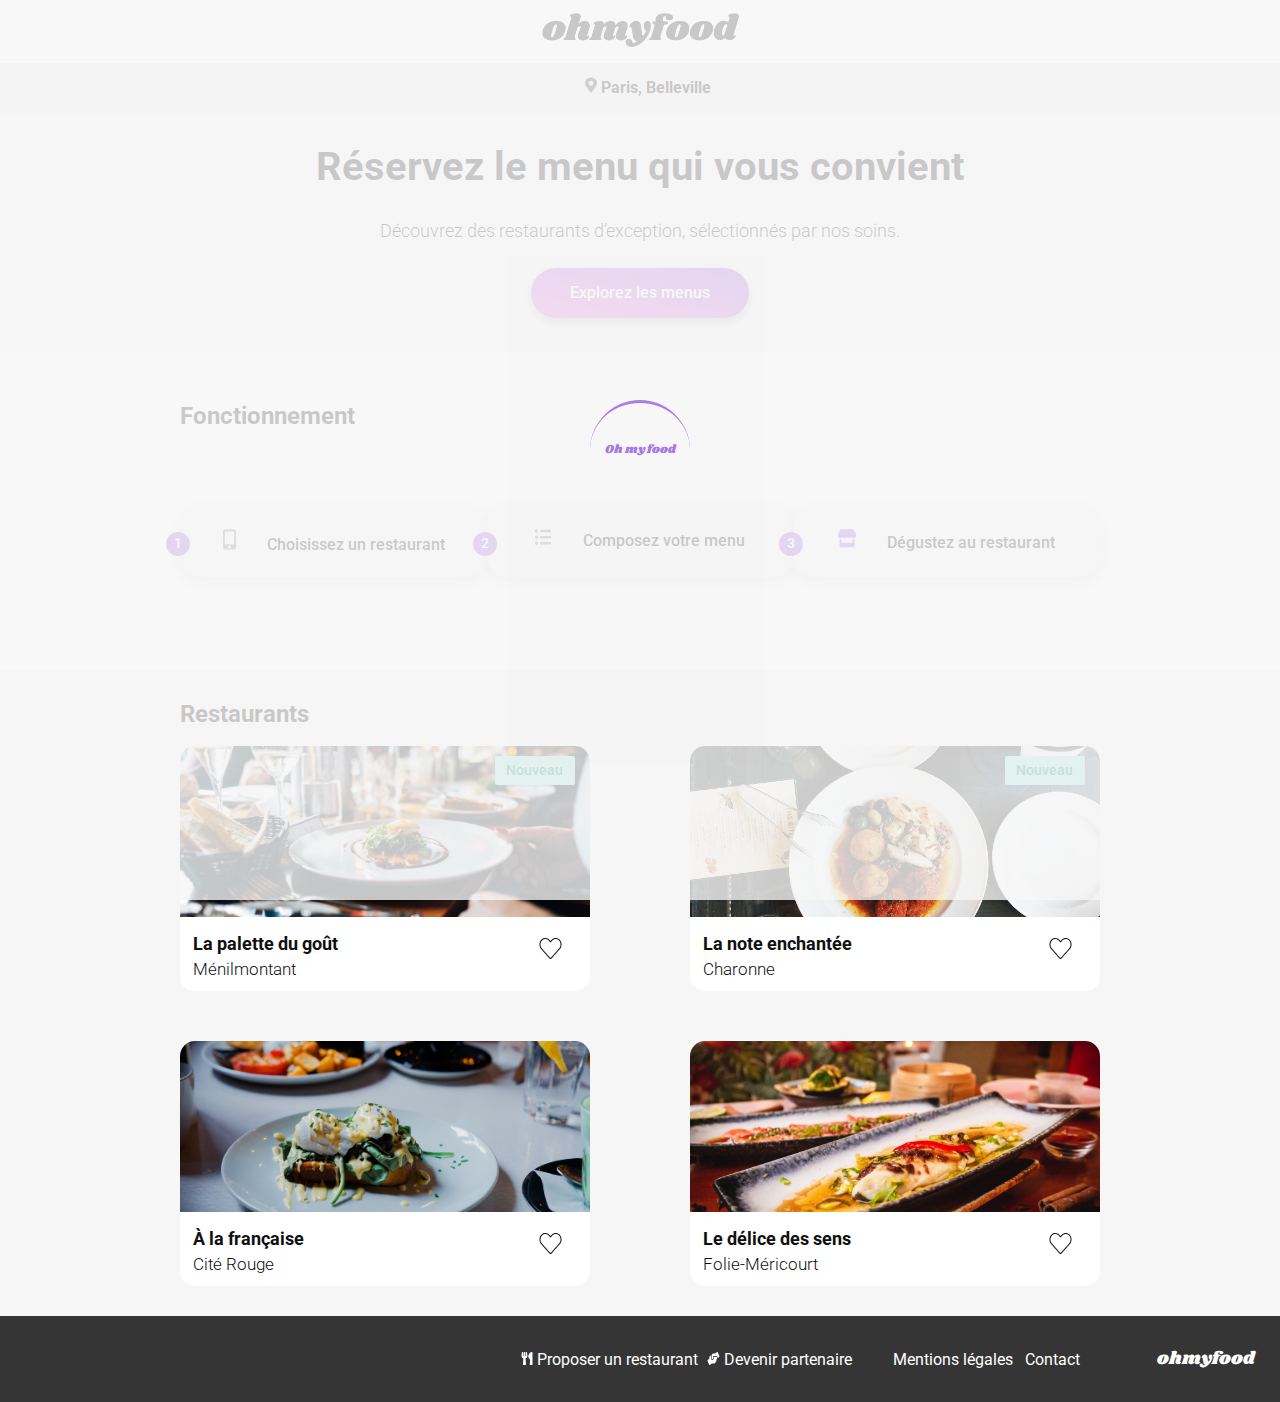
<file: index.html>
<!DOCTYPE html>
<html lang="fr">
<head>
    <meta charset="UTF-8">
    <meta name="viewport" content="width=device-width, initial-scale=1.0">
    <meta name="description" content="A Paris, le restaurant oh_my_food vous accueille tous les jours de 9h a 19h sauf le Dimanche.  Nous vous proposons une cuisine exotique dans un cadre agréable et chaleureux. Vous êtes tous les bienvenus !" >
    <title>oh_my_food</title>
    <link href="favicon.ico" rel="shortcut icon" type="image/x-icon">
    <link rel="stylesheet" href="./assets/css/style.css">
    <link rel="preconnect" href="https://fonts.googleapis.com">
    <link href="https://fonts.googleapis.com/css2?family=Roboto:wght@300;400;500;700&family=Shrikhand&display=swap" rel="stylesheet">
    <link rel="preconnect" href="https://fonts.gstatic.com" crossorigin>
</head>
<body>
    <!---loader apparaître pendant 1 à 3 secondes quand on arrive sur la page d'accueil, -->
    <div class="loader">
        <div class="loader_">
            <div class="loader_anime"></div>
            <div class="loader_logo">Oh my food</div>
        </div>
    </div>
    <header class="header">
            <!-- <div class="header-goback">
                <a class="header-goback-link" href="index.html">
                <img class="goback-icon" src="./assets/images/icon/fleche.png" alt="goback_icon"></a>
            </div> -->
            <div class="header-logo">
                <h1><a class="header-logo-link" href="index.html">oh my food</a></h1>
            </div>
    </header>
    <main>
        <div class="location">
            <img src="./assets/images/icon/Pin.png" alt="icon_location">
            <span>Paris, Belleville</span>
        </div>
        <section class="intro">
            <h2 class="intro-titre">Réservez le menu qui 
vous convient</h2>
            <p class="intro-paragraphe">Découvrez des restaurants d’exception, sélectionnés par nos soins.</p>
            <div class="center">
                <button class="btn" type="submit">Explorez les menus</button>
            </div>
        </section>
        <section class="section-fonctionnement">
            <h2 class="section-fonctionnnement-h2">Fonctionnement</h2>
            <div class="fonctionnement">
                <div class="fonctionnement-btnnav">
                    <svg xmlns="http://www.w3.org/2000/svg" width="14" height="21" viewBox="0 0 14 21" fill="none">
                        <path d="M12.0487 0.543091H2.9356C1.85748 0.543091 0.982788 1.37885 0.982788 2.40898V18.58C0.982788 19.6101 1.85748 20.4459 2.9356 20.4459H12.0487C13.1268 20.4459 14.0015 19.6101 14.0015 18.58V2.40898C14.0015 1.37885 13.1268 0.543091 12.0487 0.543091ZM7.49216 19.202C6.77206 19.202 6.19028 18.6461 6.19028 17.958C6.19028 17.27 6.77206 16.7141 7.49216 16.7141C8.21226 16.7141 8.79403 17.27 8.79403 17.958C8.79403 18.6461 8.21226 19.202 7.49216 19.202ZM12.0487 15.0037C12.0487 15.2603 11.829 15.4702 11.5605 15.4702H3.4238C3.15529 15.4702 2.9356 15.2603 2.9356 15.0037V2.87545C2.9356 2.61889 3.15529 2.40898 3.4238 2.40898H11.5605C11.829 2.40898 12.0487 2.61889 12.0487 2.87545V15.0037Z" fill="#7E7E7E"/>
                      </svg>
                    <span class="fonctionnement-span">Choisissez un restaurant</span>
                    <div class="numbre">
                        <i>1</i>
                    </div>
                </div>
                <div class="fonctionnement-btnnav">
                    <svg xmlns="http://www.w3.org/2000/svg" width="16" height="17" viewBox="0 0 16 17" fill="none">
                        <path d="M1.5 0.209595C1.20333 0.209595 0.913319 0.317343 0.666645 0.519215C0.419972 0.721087 0.227713 1.00802 0.114181 1.34372C0.000649929 1.67942 -0.0290551 2.04881 0.0288228 2.40519C0.0867006 2.76157 0.229562 3.08892 0.439341 3.34586C0.649119 3.60279 0.916394 3.77777 1.20737 3.84865C1.49834 3.91954 1.79994 3.88316 2.07403 3.74411C2.34811 3.60506 2.58238 3.36958 2.74721 3.06746C2.91203 2.76533 3 2.41013 3 2.04677C3 1.55952 2.84197 1.09223 2.56066 0.747692C2.27936 0.403154 1.89783 0.209595 1.5 0.209595ZM1.5 6.33353C1.20333 6.33353 0.913319 6.44128 0.666645 6.64315C0.419972 6.84502 0.227713 7.13195 0.114181 7.46765C0.000649929 7.80335 -0.0290551 8.17275 0.0288228 8.52912C0.0867006 8.8855 0.229562 9.21286 0.439341 9.46979C0.649119 9.72672 0.916394 9.9017 1.20737 9.97259C1.49834 10.0435 1.79994 10.0071 2.07403 9.86804C2.34811 9.72899 2.58238 9.49351 2.74721 9.19139C2.91203 8.88927 3 8.53407 3 8.17071C3 7.68346 2.84197 7.21616 2.56066 6.87163C2.27936 6.52709 1.89783 6.33353 1.5 6.33353ZM1.5 12.4575C1.20333 12.4575 0.913319 12.5652 0.666645 12.7671C0.419972 12.969 0.227713 13.2559 0.114181 13.5916C0.000649929 13.9273 -0.0290551 14.2967 0.0288228 14.6531C0.0867006 15.0094 0.229562 15.3368 0.439341 15.5937C0.649119 15.8507 0.916394 16.0256 1.20737 16.0965C1.49834 16.1674 1.79994 16.131 2.07403 15.992C2.34811 15.8529 2.58238 15.6174 2.74721 15.3153C2.91203 15.0132 3 14.658 3 14.2946C3 13.8074 2.84197 13.3401 2.56066 12.9956C2.27936 12.651 1.89783 12.4575 1.5 12.4575ZM15.5 13.0699H5.5C5.36739 13.0699 5.24022 13.1344 5.14645 13.2492C5.05268 13.3641 5 13.5198 5 13.6822V14.907C5 15.0695 5.05268 15.2252 5.14645 15.3401C5.24022 15.4549 5.36739 15.5194 5.5 15.5194H15.5C15.6326 15.5194 15.7598 15.4549 15.8536 15.3401C15.9473 15.2252 16 15.0695 16 14.907V13.6822C16 13.5198 15.9473 13.3641 15.8536 13.2492C15.7598 13.1344 15.6326 13.0699 15.5 13.0699ZM15.5 0.821988H5.5C5.36739 0.821988 5.24022 0.886508 5.14645 1.00135C5.05268 1.1162 5 1.27196 5 1.43438V2.65917C5 2.82158 5.05268 2.97735 5.14645 3.0922C5.24022 3.20704 5.36739 3.27156 5.5 3.27156H15.5C15.6326 3.27156 15.7598 3.20704 15.8536 3.0922C15.9473 2.97735 16 2.82158 16 2.65917V1.43438C16 1.27196 15.9473 1.1162 15.8536 1.00135C15.7598 0.886508 15.6326 0.821988 15.5 0.821988ZM15.5 6.94592H5.5C5.36739 6.94592 5.24022 7.01044 5.14645 7.12529C5.05268 7.24013 5 7.3959 5 7.55831V8.7831C5 8.94552 5.05268 9.10128 5.14645 9.21613C5.24022 9.33098 5.36739 9.39549 5.5 9.39549H15.5C15.6326 9.39549 15.7598 9.33098 15.8536 9.21613C15.9473 9.10128 16 8.94552 16 8.7831V7.55831C16 7.3959 15.9473 7.24013 15.8536 7.12529C15.7598 7.01044 15.6326 6.94592 15.5 6.94592Z" fill="#7E7E7E"/>
                      </svg>
                    <span class="fonctionnement-span">Composez votre menu</span>
                    <div class="numbre">
                        <i>2</i>
                    </div>
                </div>
                <div class="fonctionnement-btnnav">
                    <svg xmlns="http://www.w3.org/2000/svg" width="18" height="19" viewBox="0 0 18 19" fill="none">
                        <path d="M17.5914 4.43686L15.6947 0.812378C15.5252 0.487014 15.2242 0.287598 14.9027 0.287598H3.09613C2.77466 0.287598 2.47365 0.487014 2.30415 0.812378L0.407495 4.43686C-0.571518 6.30858 0.296443 8.91149 2.12588 9.20887C2.25739 9.22986 2.39182 9.24035 2.52625 9.24035C3.39129 9.24035 4.15697 8.78554 4.683 8.08234C5.20904 8.78554 5.97764 9.24035 6.83976 9.24035C7.70479 9.24035 8.47047 8.78554 8.99651 8.08234C9.52254 8.78554 10.2911 9.24035 11.1533 9.24035C12.0183 9.24035 12.784 8.78554 13.31 8.08234C13.839 8.78554 14.6046 9.24035 15.4668 9.24035C15.6041 9.24035 15.7356 9.22986 15.8671 9.20887C17.7024 8.91499 18.5733 6.31208 17.5914 4.43686ZM15.4726 10.3634C15.1804 10.3634 14.891 10.3109 14.6105 10.2304V13.722H3.38837V10.2304C3.10782 10.3074 2.8185 10.3634 2.52625 10.3634C2.35091 10.3634 2.17264 10.3494 2.00022 10.3214C1.83656 10.2934 1.67583 10.2479 1.52094 10.1955V17.0806C1.52094 17.6998 1.93885 18.2001 2.45612 18.2001H15.5486C16.0659 18.2001 16.4838 17.6998 16.4838 17.0806V10.1955C16.326 10.2514 16.1681 10.2969 16.0045 10.3214C15.8262 10.3494 15.6509 10.3634 15.4726 10.3634Z" fill="#9356DC"/>
                      </svg>
                    <span class="fonctionnement-span">Dégustez au restaurant</span>
                    <div class="numbre">
                        <i>3</i>
                    </div>
                </div>
        </div>
        </section>
        <section class="restaurant">
            <h2 class="restaurant-title">Restaurants</h2>
            <div class="section-restaurant">
                <article class="card card-1">
                    <div class="card-palette">
                        <a class="restautant-link" href="./la-palette-du-gout.html">
                            <div class="card-img"></div>
                        </a>
                        <div class="card-description">
                            <a class="restautant-link" href="./la-palette-du-gout.html">
                                <div>
                                    <h3 class="card-title" >La palette du goût</h3>
                                    <p class="card-paragraph" >Ménilmontant</p>
                                </div>
                            </a>   
                            <div class="like">
                                <label for="heart-1">
                                    <input type="checkbox" id="heart-1">
                                    <span class="icon-like"></span>
                                </label>
                            </div>
                        </div>
                        <div class="bag-nouveau new">
                            Nouveau
                        </div>
                    </div>
                </article>
                <article class="card card-2">
                    <div class="card-enchantee">
                        <a class="restautant-link" href="./la-note-enchantee.html">
                            <div class="card-img"></div>
                        </a>
                        <div class="card-description">
                            <a class="restautant-link" href="./la-note-enchantee.html">
                                <div>
                                    <h3 class="card-title" >La note enchantée</h3>
                                    <p class="card-paragraph" >Charonne</p>
                                </div>
                            </a>   
                            <div class="like">
                                <label for="heart-2">
                                    <input type="checkbox" id="heart-2">
                                    <span class="icon-like"></span>
                                </label>
                            </div>
                        </div>
                        <div class="bag-nouveau new">
                            Nouveau
                        </div>
                    </div>
                </article>
            </div>
            <div class="section-restaurant">
                <article class="card">
                    <div class="card-francaise">
                        <a class="restautant-link" href="./a-la-francaise.html">
                            <div class="card-img"></div>
                        </a>
                        <div class="card-description">
                            <a class="restautant-link" href="./a-la-francaise.html">
                                <div class="left">
                                    <h3 class="card-title" >À la française</h3>
                                    <p class="card-paragraph" >Cité Rouge</p>
                                </div>
                            </a>   
                            <div class="like">
                                <label for="heart-3">
                                    <input type="checkbox" id="heart-3">
                                    <span class="icon-like"></span>
                                </label>
                            </div>
                        </div>
                    </div>
                </article>
                <article class="card">
                    <div class="card-delice">
                        <a class="restautant-link" href="./le-delice-des-sens.html">
                            <div class="card-img"></div>
                        </a>
                        <div class="card-description">
                            <a class="restautant-link" href="./le-delice-des-sens.html">
                                <div class="left">
                                    <h3 class="card-title" >Le délice des sens</h3>
                                    <p class="card-paragraph" >Folie-Méricourt</p>
                                </div>
                            </a>   
                            <div class="like">
                                <label for="heart-4">
                                    <input type="checkbox" id="heart-4">
                                    <span class="icon-like"></span>
                                </label>
                            </div>
                        </div>
                    </div>
                </article>
            </div>
        </section>
       

    </main>

    <footer class="footer wrapper">
        <div class="footer-title">
            <a href="#">ohmyfood
            </a>
        </div>
        <ul>
            <li class="footer-li">
                <a href="#">
                <svg xmlns="http://www.w3.org/2000/svg" width="12" height="13" viewBox="0 0 12 13" fill="none">
                <path d="M5.99736 0.385973C6.01851 0.505308 6.42308 2.78538 6.42308 3.65628C6.42308 4.9842 5.68798 5.93127 4.6012 6.31213L4.94231 12.3576C4.96082 12.7055 4.6726 13 4.30769 13H2.61538C2.25313 13 1.96226 12.708 1.98077 12.3576L2.32188 6.31213C1.23245 5.93127 0.5 4.98166 0.5 3.65628C0.5 2.78284 0.904567 0.505308 0.925721 0.385973C1.01034 -0.129456 2.12356 -0.137073 2.19231 0.413902V3.99905C2.22668 4.08538 2.59159 4.0803 2.61538 3.99905C2.6524 3.35667 2.82428 0.464683 2.82692 0.398668C2.91418 -0.129456 4.00889 -0.129456 4.09351 0.398668C4.0988 0.467223 4.26803 3.35667 4.30505 3.99905C4.32885 4.0803 4.69639 4.08538 4.72813 3.99905V0.413902C4.79688 -0.134534 5.91274 -0.129456 5.99736 0.385973ZM9.14928 7.64005L8.75264 12.3398C8.72091 12.6953 9.01442 13 9.38462 13H10.8654C11.2171 13 11.5 12.7283 11.5 12.3906V0.60941C11.5 0.274254 11.2171 3.62896e-05 10.8654 3.62896e-05C8.68389 3.62896e-05 5.01106 4.53225 9.14928 7.64005Z" fill="white"/>
                </svg>
              
                <span>Proposer un restaurant</span>
                </a>
            </li>
              <li class="footer-li">
                <a href="#">
                <svg xmlns="http://www.w3.org/2000/svg" width="13" height="13" viewBox="0 0 13 13" fill="none">
                    <path d="M9.58765 4.87486H6.7572V6.29686C6.7572 7.30495 6.15573 8.12514 5.41646 8.12514C4.6772 8.12514 4.07573 7.30495 4.07573 6.29686V3.2091L2.8672 4.19941C2.50781 4.49143 2.28808 5.02214 2.28808 5.59094V6.79202L0.798367 7.96516C0.51346 8.18862 0.414766 8.68632 0.580497 9.07483L2.07021 12.5943C2.23407 12.9828 2.59905 13.1148 2.88396 12.8914L4.80941 11.3754H7.35309C8.01042 11.3754 8.54485 10.6466 8.54485 9.75027H8.8428C9.17239 9.75027 9.43868 9.38716 9.43868 8.93771V7.31257H9.58765C9.83531 7.31257 10.0346 7.04087 10.0346 6.70314V5.48429C10.0346 5.14656 9.83531 4.87486 9.58765 4.87486ZM12.338 3.92517L10.8483 0.405735C10.6844 0.0172256 10.3195 -0.114817 10.0346 0.10864L8.10911 1.62459H6.20601C5.98255 1.62459 5.76468 1.71092 5.57475 1.8709L4.95093 2.40161C4.77589 2.54888 4.67161 2.81043 4.67161 3.08975V6.29686C4.67161 6.85804 5.00493 7.31257 5.41646 7.31257C5.828 7.31257 6.16132 6.85804 6.16132 6.29686V4.06229H9.58765C10.1631 4.06229 10.6304 4.69965 10.6304 5.48429V6.20798L12.1202 5.03484C12.4051 4.80884 12.5019 4.31368 12.338 3.92517Z" fill="white"/>
                  </svg>
                  
                  <span>Devenir partenaire</span>
                </a>
            </li>
            <li class="footer-li">
                <a href="#">Mentions légales</a>
            </li>
            <li class="footer-li">
                <a href="mailto:zhonghaiying@orange.fr">Contact</a>
            </li>
        </ul>
    </footer>
</body>
</html>
</file>
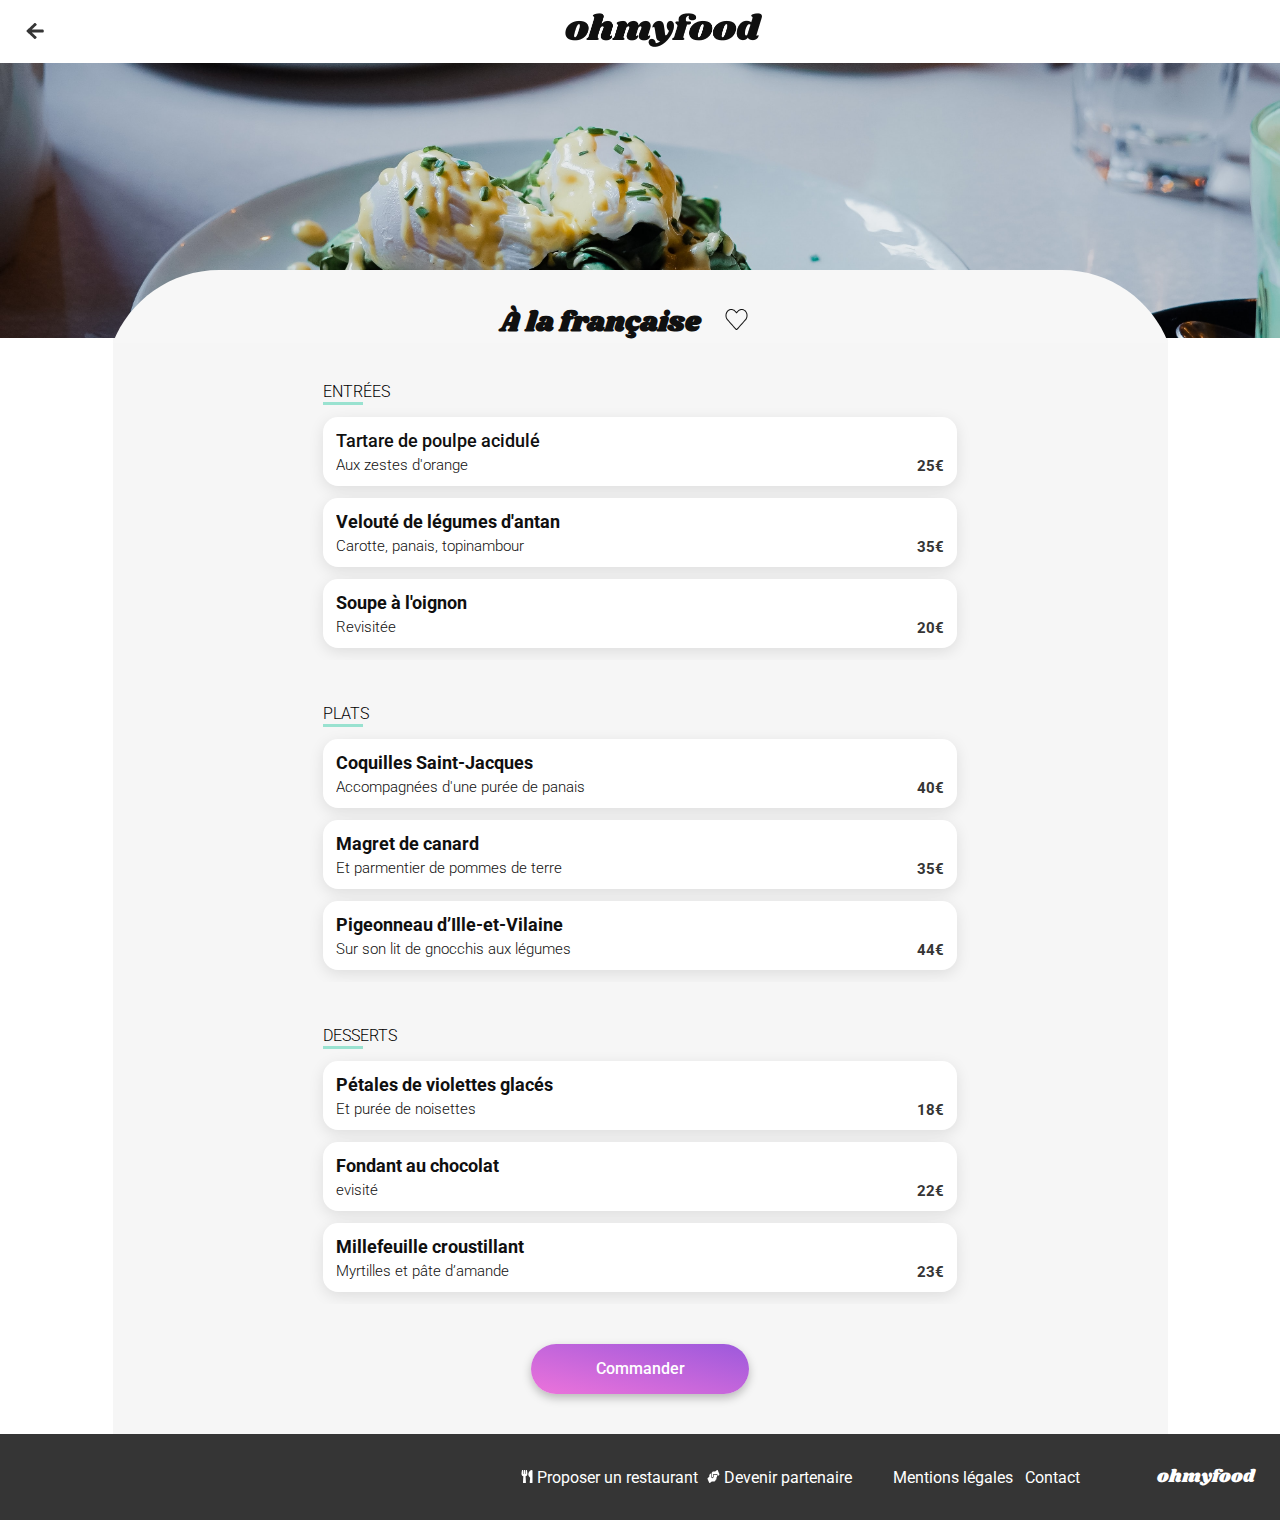
<file: a-la-francaise.html>
<!DOCTYPE html>
<html lang="fr">
<head>
    <meta charset="UTF-8">
    <meta name="viewport" content="width=device-width, initial-scale=1.0">
    <title>a-la-francaise</title>
    <link rel="stylesheet" href="./assets/css/restaurant.css">
    <link rel="preconnect" href="https://fonts.googleapis.com">
    <link href="https://fonts.googleapis.com/css2?family=Roboto:wght@300;400;500;700&family=Shrikhand&display=swap" rel="stylesheet">
    <link rel="preconnect" href="https://fonts.gstatic.com" crossorigin>
</head>
<body>
    <header class="header">
        <div class="header-goback">
            <a class="header-goback-link" href="index.html">
                <img class="goback-icon" src="./assets/images/icon/fleche.png" alt="goback_icon">
            </a>
        </div>
        <div class="header-logo">
            <h1><a class="header-logo-link" href="index.html">oh my food</a></h1>
        </div>
</header>
<main>
    <div class="banner">
        <article class="card">
            <div class="card-francaise">
                <div class="card-img"></div>
                <div class="card-description">
                    <div>
                        <h2 class="card-title" >À la française</h2>
                    </div>
                    <div class="like">
                        <label for="heart-1">
                            <input type="checkbox" id="heart-1">
                            <span class="icon-like"></span>
                        </label>
                    </div>
                </div>
            </div>
        </article> 
    </div>
    <div class="menu-content wrapper">           
        <!-- entrees -->
       <section class="menu">
        <div class="entrees">
            <h3 class="menu-titre">Entrées</h3>
        </div>
       
        <div class="menu-list">
            <div class="menu-list-name">             
                <h4 class="menu-list-name">Tartare de poulpe acidulé</h4>
            </div>
            <div class="right">  
                <input type="checkbox" id="toggle-1">
                <label for="toggle-1"></label>
                <p class="menu-list-description-detail">Aux zestes d'orange</p>
                <div class="prix">25€</div>
                <div class="select-btn"><img src="./assets/images/icon/select-button.png" alt="select-button-icron"></div>
            </div>
        </div>
        <div class="menu-list">
            <div class="menu-list-name">             
                <h4>Velouté de légumes d'antan</h4>
            </div>
            <div class="right">  
                <input type="checkbox" id="toggle-2">
                <label for="toggle-2"></label>
                <p class="menu-list-description-detail">Carotte, panais, topinambour</p>
                <div class="prix">35€</div>
                <div class="select-btn"><img src="./assets/images/icon/select-button.png" alt="select-button-icron"></div>
            </div>
        </div>
        <div class="menu-list">
            <div class="menu-list-name">             
                <h4>Soupe à l'oignon</h4>
            </div>
            <div class="right">  
                <input type="checkbox" id="toggle-3">
                <label for="toggle-3"></label>
                <p class="menu-list-description-detail">Revisitée</p>
                <div class="prix">20€</div>
                <div class="select-btn"><img src="./assets/images/icon/select-button.png" alt="select-button-icron"></div>
            </div>
        </div>
       </section>
           <!-- plats -->
           <section class="menu">
            <div class="entrees">
                <h3 class="menu-titre">Plats</h3>
            </div>
            <div class="menu-list">
                <div class="menu-list-name">             
                    <h4>Coquilles Saint-Jacques</h4>
                </div>
                <div class="right">  
                    <input type="checkbox" id="toggle-4">
                    <label for="toggle-4"></label>
                    <p class="menu-list-description-detail">Accompagnées d'une purée de panais</p>
                    <div class="prix">40€</div>
                    <div class="select-btn"><img src="./assets/images/icon/select-button.png" alt="select-button-icron"></div>
                </div>
            </div>
            <div class="menu-list">
                <div class="menu-list-name">             
                    <h4>Magret de canard</h4>
                </div>
                <div class="right">  
                    <input type="checkbox" id="toggle-5">
                    <label for="toggle-5"></label>
                    <p class="menu-list-description-detail">Et parmentier de pommes de terre</p>
                    <div class="prix">35€</div>
                    <div class="select-btn"><img src="./assets/images/icon/select-button.png" alt="select-button-icron"></div>
                </div>
            </div>
            <div class="menu-list">
                <div class="menu-list-name">             
                    <h4>Pigeonneau d’Ille-et-Vilaine</h4>
                </div>
                <div class="right">  
                    <input type="checkbox" id="toggle-6">
                    <label for="toggle-6"></label>
                    <p class="menu-list-description-detail">Sur son lit de gnocchis aux légumes</p>
                    <div class="prix">44€</div>
                    <div class="select-btn"><img src="./assets/images/icon/select-button.png" alt="select-button-icron"></div>
                </div>
            </div>
           </section>
       
           <!-- desserts -->
           <section class="menu">
            <div class="entrees">
                <h3 class="menu-titre">Desserts</h3>
            </div>
            <div class="menu-list">
                <div class="menu-list-name">             
                    <h4>Pétales de violettes glacés</h4>
                </div>
                <div class="right">  
                    <input type="checkbox" id="toggle-7">
                    <label for="toggle-7"></label>
                    <p class="menu-list-description-detail">Et purée de noisettes</p>
                    <div class="prix">18€</div>
                    <div class="select-btn"><img src="./assets/images/icon/select-button.png" alt="select-button-icron"></div>
                </div>
            </div>
            <div class="menu-list">
                <div class="menu-list-name">             
                    <h4>Fondant au chocolat</h4>
                </div>
                <div class="right">  
                    <input type="checkbox" id="toggle-8">
                    <label for="toggle-8"></label>
                    <p class="menu-list-description-detail">evisité</p>
                    <div class="prix">22€</div>
                    <div class="select-btn"><img src="./assets/images/icon/select-button.png" alt="select-button-icron"></div>
                </div>
            </div>
            <div class="menu-list">
                <div class="menu-list-name">             
                    <h4>Millefeuille croustillant</h4>
                </div>
                <div class="right">  
                    <input type="checkbox" id="toggle-9">
                    <label for="toggle-9"></label>
                    <p class="menu-list-description-detail">Myrtilles et pâte d’amande</p>
                    <div class="prix">23€</div>
                    <div class="select-btn"><img src="./assets/images/icon/select-button.png" alt="select-button-icron"></div>
                </div>
            </div>
           </section>
       
       
       <div class="center">
        <button class="btn" type="submit">Commander</button>
       </div>
    </div>
</main>

<!-- <div class="wrapper"> -->
<footer class="footer wrapper">
    <div class="footer-title">
        <a href="#">ohmyfood
        </a>
    </div>
    <ul>
        <li class="footer-li">
            <a href="#">
            <svg xmlns="http://www.w3.org/2000/svg" width="12" height="13" viewBox="0 0 12 13" fill="none">
            <path d="M5.99736 0.385973C6.01851 0.505308 6.42308 2.78538 6.42308 3.65628C6.42308 4.9842 5.68798 5.93127 4.6012 6.31213L4.94231 12.3576C4.96082 12.7055 4.6726 13 4.30769 13H2.61538C2.25313 13 1.96226 12.708 1.98077 12.3576L2.32188 6.31213C1.23245 5.93127 0.5 4.98166 0.5 3.65628C0.5 2.78284 0.904567 0.505308 0.925721 0.385973C1.01034 -0.129456 2.12356 -0.137073 2.19231 0.413902V3.99905C2.22668 4.08538 2.59159 4.0803 2.61538 3.99905C2.6524 3.35667 2.82428 0.464683 2.82692 0.398668C2.91418 -0.129456 4.00889 -0.129456 4.09351 0.398668C4.0988 0.467223 4.26803 3.35667 4.30505 3.99905C4.32885 4.0803 4.69639 4.08538 4.72813 3.99905V0.413902C4.79688 -0.134534 5.91274 -0.129456 5.99736 0.385973ZM9.14928 7.64005L8.75264 12.3398C8.72091 12.6953 9.01442 13 9.38462 13H10.8654C11.2171 13 11.5 12.7283 11.5 12.3906V0.60941C11.5 0.274254 11.2171 3.62896e-05 10.8654 3.62896e-05C8.68389 3.62896e-05 5.01106 4.53225 9.14928 7.64005Z" fill="white"/>
            </svg>
            <span>Proposer un restaurant</span>
            </a>
        </li>
          <li class="footer-li">
            <a href="#">
            <svg xmlns="http://www.w3.org/2000/svg" width="13" height="13" viewBox="0 0 13 13" fill="none">
                <path d="M9.58765 4.87486H6.7572V6.29686C6.7572 7.30495 6.15573 8.12514 5.41646 8.12514C4.6772 8.12514 4.07573 7.30495 4.07573 6.29686V3.2091L2.8672 4.19941C2.50781 4.49143 2.28808 5.02214 2.28808 5.59094V6.79202L0.798367 7.96516C0.51346 8.18862 0.414766 8.68632 0.580497 9.07483L2.07021 12.5943C2.23407 12.9828 2.59905 13.1148 2.88396 12.8914L4.80941 11.3754H7.35309C8.01042 11.3754 8.54485 10.6466 8.54485 9.75027H8.8428C9.17239 9.75027 9.43868 9.38716 9.43868 8.93771V7.31257H9.58765C9.83531 7.31257 10.0346 7.04087 10.0346 6.70314V5.48429C10.0346 5.14656 9.83531 4.87486 9.58765 4.87486ZM12.338 3.92517L10.8483 0.405735C10.6844 0.0172256 10.3195 -0.114817 10.0346 0.10864L8.10911 1.62459H6.20601C5.98255 1.62459 5.76468 1.71092 5.57475 1.8709L4.95093 2.40161C4.77589 2.54888 4.67161 2.81043 4.67161 3.08975V6.29686C4.67161 6.85804 5.00493 7.31257 5.41646 7.31257C5.828 7.31257 6.16132 6.85804 6.16132 6.29686V4.06229H9.58765C10.1631 4.06229 10.6304 4.69965 10.6304 5.48429V6.20798L12.1202 5.03484C12.4051 4.80884 12.5019 4.31368 12.338 3.92517Z" fill="white"/>
              </svg>
              <span>Devenir partenaire</span>
            </a>
        </li>
        <li class="footer-li">
            <a href="#">Mentions légales</a>
        </li>
        <li class="footer-li">
            <a href="mailto:zhonghaiying@orange.fr">Contact</a>
        </li>
    </ul>
</footer>

</body>
</html>
</file>
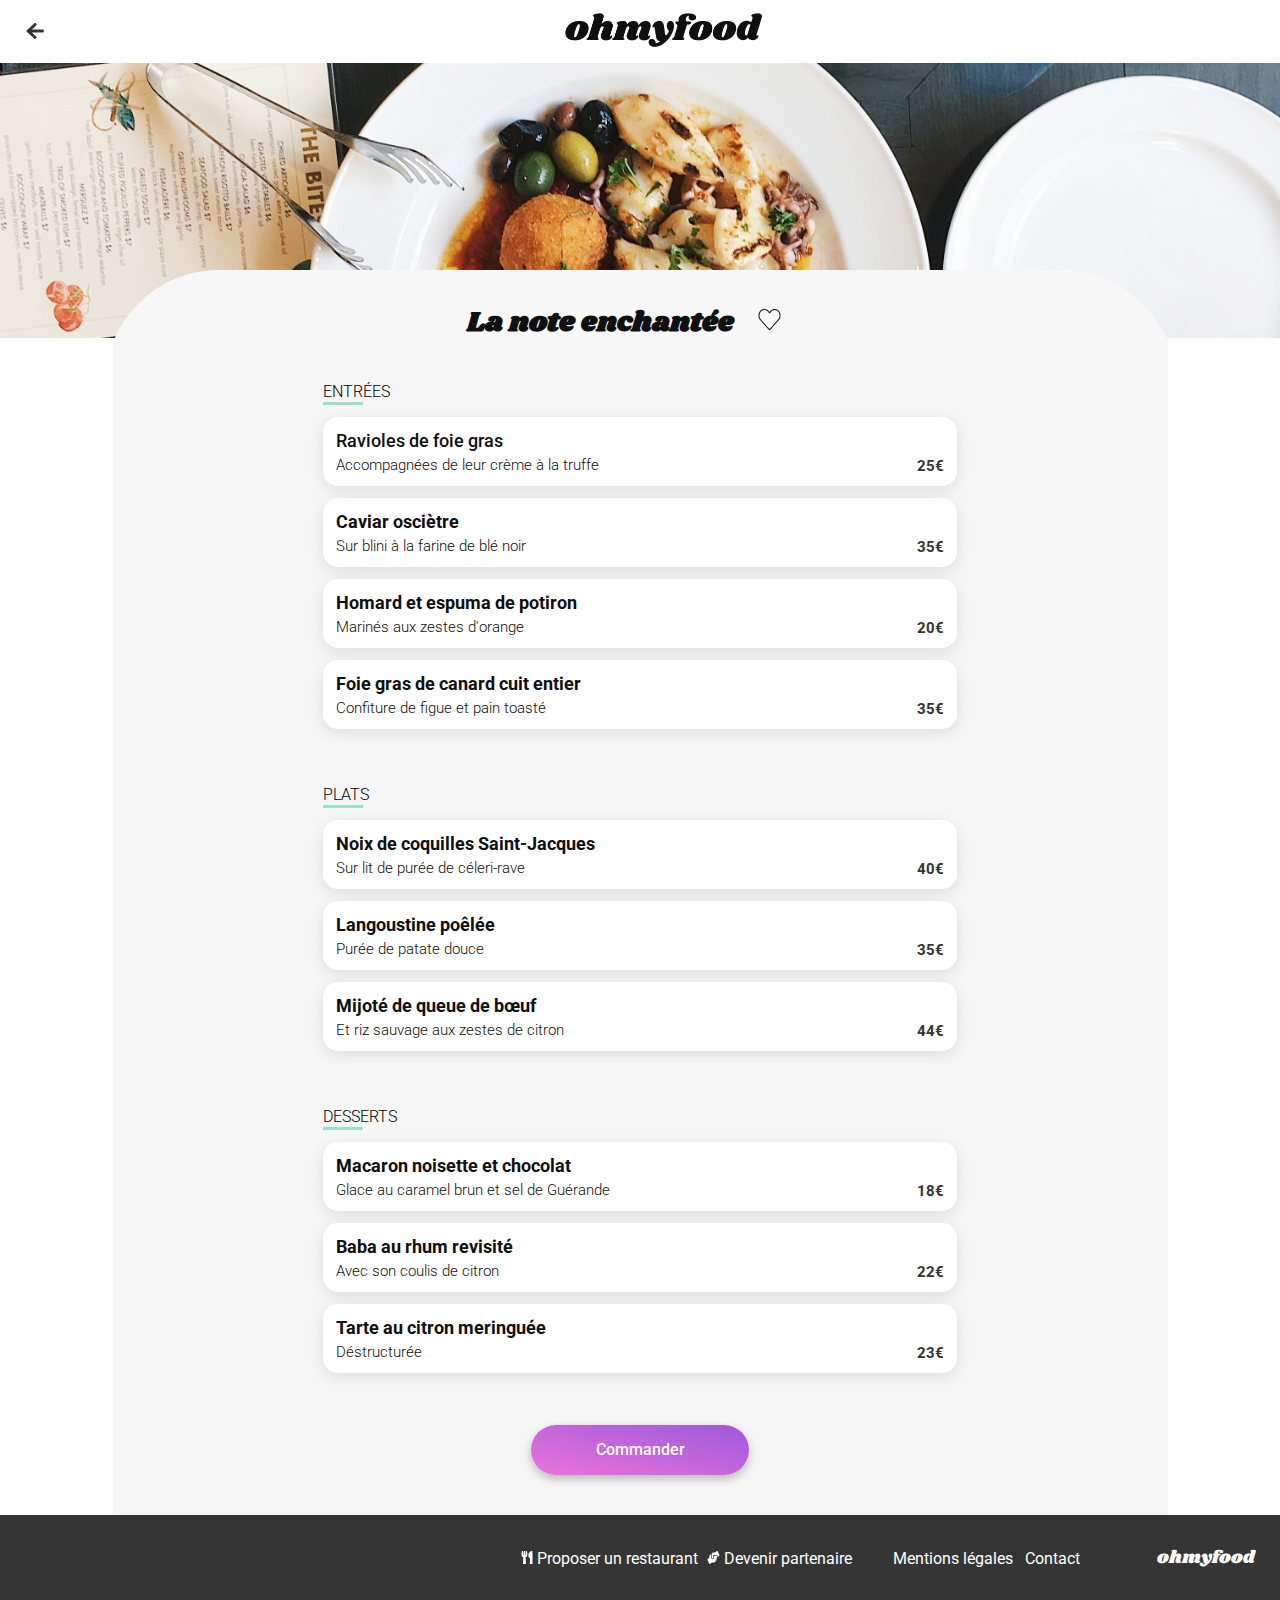
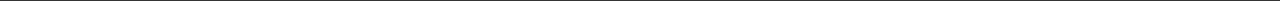
<file: la-note-enchantee.html>
<!DOCTYPE html>
<html lang="fr">
<head>
    <meta charset="UTF-8">
    <meta name="viewport" content="width=device-width, initial-scale=1.0">
    <title>la-note-enchantee</title>
    <link rel="stylesheet" href="./assets/css/restaurant.css">
    <link rel="preconnect" href="https://fonts.googleapis.com">
    <link href="https://fonts.googleapis.com/css2?family=Roboto:wght@300;400;500;700&family=Shrikhand&display=swap" rel="stylesheet">
    <link rel="preconnect" href="https://fonts.gstatic.com" crossorigin>
</head>
<body>
    <header class="header">
        <div class="header-goback">
            <a class="header-goback-link" href="index.html">
                <img class="goback-icon" src="./assets/images/icon/fleche.png" alt="goback_icon">
            </a>
        </div>
        <div class="header-logo">
            <h1><a class="header-logo-link" href="index.html">oh my food</a></h1>
        </div>
</header>
<main>
    <div class="banner">
        <article class="card">
            <div class="card-enchantee">
                <div class="card-img"></div>
                <div class="card-description">
                    <div>
                        <h2 class="card-title" >La note enchantée</h2>
                    </div>
                    <div class="like">
                        <label for="heart-1">
                            <input type="checkbox" id="heart-1">
                            <span class="icon-like"></span>
                        </label>
                    </div>
                </div>
            </div>
        </article> 
    </div>
    <div class="menu-content wrapper">           
        <!-- entrees -->
       <section class="menu">
        <div class="entrees">
            <h3 class="menu-titre">Entrées</h3>
        </div>
       
        <div class="menu-list">
            <div class="menu-list-name">             
                <h4 class="menu-list-name">Ravioles de foie gras</h4>
            </div>
            <div class="right">  
                <input type="checkbox" id="toggle-1">
                <label for="toggle-1"></label>
                <p class="menu-list-description-detail">Accompagnées de leur crème à la truffe</p>
                <div class="prix">25€</div>
                <div class="select-btn"><img src="./assets/images/icon/select-button.png" alt="select-button-icron"></div>
            </div>
        </div>
        <div class="menu-list">
            <div class="menu-list-name">             
                <h4>Caviar osciètre</h4>
            </div>
            <div class="right">  
                <input type="checkbox" id="toggle-2">
                <label for="toggle-2"></label>
                <p class="menu-list-description-detail">Sur blini à la farine de blé noir</p>
                <div class="prix">35€</div>
                <div class="select-btn"><img src="./assets/images/icon/select-button.png" alt="select-button-icron"></div>
            </div>
        </div>
        <div class="menu-list">
            <div class="menu-list-name">             
                <h4>Homard et espuma de potiron</h4>
            </div>
            <div class="right">  
                <input type="checkbox" id="toggle-3">
                <label for="toggle-3"></label>
                <p class="menu-list-description-detail">Marinés aux zestes d'orange</p>
                <div class="prix">20€</div>
                <div class="select-btn"><img src="./assets/images/icon/select-button.png" alt="select-button-icron"></div>
            </div>
        </div><div class="menu-list">
            <div class="menu-list-name">             
                <h4>Foie gras de canard cuit entier</h4>
            </div>
            <div class="right">  
                <input type="checkbox" id="toggle-10">
                <label for="toggle-10"></label>
                <p class="menu-list-description-detail">Confiture de figue et pain toasté</p>
                <div class="prix">35€</div>
                <div class="select-btn"><img src="./assets/images/icon/select-button.png" alt="select-button-icron"></div>
            </div>
        </div>
       </section>
           <!-- plats -->
           <section class="menu">
            <div class="entrees">
                <h3 class="menu-titre">Plats</h3>
            </div>
            <div class="menu-list">
                <div class="menu-list-name">             
                    <h4>Noix de coquilles Saint-Jacques</h4>
                </div>
                <div class="right">  
                    <input type="checkbox" id="toggle-4">
                    <label for="toggle-4"></label>
                    <p class="menu-list-description-detail">Sur lit de purée de céleri-rave</p>
                    <div class="prix">40€</div>
                    <div class="select-btn"><img src="./assets/images/icon/select-button.png" alt="select-button-icron"></div>
                </div>
            </div>
            <div class="menu-list">
                <div class="menu-list-name">             
                    <h4>Langoustine poêlée</h4>
                </div>
                <div class="right">  
                    <input type="checkbox" id="toggle-5">
                    <label for="toggle-5"></label>
                    <p class="menu-list-description-detail">Purée de patate douce</p>
                    <div class="prix">35€</div>
                    <div class="select-btn"><img src="./assets/images/icon/select-button.png" alt="select-button-icron"></div>
                </div>
            </div>
            <div class="menu-list">
                <div class="menu-list-name">             
                    <h4>Mijoté de queue de bœuf</h4>
                </div>
                <div class="right">  
                    <input type="checkbox" id="toggle-6">
                    <label for="toggle-6"></label>
                    <p class="menu-list-description-detail">Et riz sauvage aux zestes de citron</p>
                    <div class="prix">44€</div>
                    <div class="select-btn"><img src="./assets/images/icon/select-button.png" alt="select-button-icron"></div>
                </div>
            </div>
           </section>
       
           <!-- desserts -->
           <section class="menu">
            <div class="entrees">
                <h3 class="menu-titre">Desserts</h3>
            </div>
            <div class="menu-list">
                <div class="menu-list-name">             
                    <h4>Macaron noisette et chocolat</h4>
                </div>
                <div class="right">  
                    <input type="checkbox" id="toggle-7">
                    <label for="toggle-7"></label>
                    <p class="menu-list-description-detail">Glace au caramel brun et sel de Guérande</p>
                    <div class="prix">18€</div>
                    <div class="select-btn"><img src="./assets/images/icon/select-button.png" alt="select-button-icron"></div>
                </div>
            </div>
            <div class="menu-list">
                <div class="menu-list-name">             
                    <h4>Baba au rhum revisité</h4>
                </div>
                <div class="right">  
                    <input type="checkbox" id="toggle-8">
                    <label for="toggle-8"></label>
                    <p class="menu-list-description-detail">Avec son coulis de citron</p>
                    <div class="prix">22€</div>
                    <div class="select-btn"><img src="./assets/images/icon/select-button.png" alt="select-button-icron"></div>
                </div>
            </div>
            <div class="menu-list">
                <div class="menu-list-name">             
                    <h4>Tarte au citron meringuée</h4>
                </div>
                <div class="right">  
                    <input type="checkbox" id="toggle-9">
                    <label for="toggle-9"></label>
                    <p class="menu-list-description-detail">Déstructurée</p>
                    <div class="prix">23€</div>
                    <div class="select-btn"><img src="./assets/images/icon/select-button.png" alt="select-button-icron"></div>
                </div>
            </div>
           </section>
       
       
       <div class="center">
        <button class="btn" type="submit">Commander</button>
       </div>
    </div>
</main>

<!-- <div class="wrapper"> -->
<footer class="footer wrapper">
    <div class="footer-title">
        <a href="#">ohmyfood
        </a>
    </div>
    <ul>
        <li class="footer-li">
            <a href="#">
            <svg xmlns="http://www.w3.org/2000/svg" width="12" height="13" viewBox="0 0 12 13" fill="none">
            <path d="M5.99736 0.385973C6.01851 0.505308 6.42308 2.78538 6.42308 3.65628C6.42308 4.9842 5.68798 5.93127 4.6012 6.31213L4.94231 12.3576C4.96082 12.7055 4.6726 13 4.30769 13H2.61538C2.25313 13 1.96226 12.708 1.98077 12.3576L2.32188 6.31213C1.23245 5.93127 0.5 4.98166 0.5 3.65628C0.5 2.78284 0.904567 0.505308 0.925721 0.385973C1.01034 -0.129456 2.12356 -0.137073 2.19231 0.413902V3.99905C2.22668 4.08538 2.59159 4.0803 2.61538 3.99905C2.6524 3.35667 2.82428 0.464683 2.82692 0.398668C2.91418 -0.129456 4.00889 -0.129456 4.09351 0.398668C4.0988 0.467223 4.26803 3.35667 4.30505 3.99905C4.32885 4.0803 4.69639 4.08538 4.72813 3.99905V0.413902C4.79688 -0.134534 5.91274 -0.129456 5.99736 0.385973ZM9.14928 7.64005L8.75264 12.3398C8.72091 12.6953 9.01442 13 9.38462 13H10.8654C11.2171 13 11.5 12.7283 11.5 12.3906V0.60941C11.5 0.274254 11.2171 3.62896e-05 10.8654 3.62896e-05C8.68389 3.62896e-05 5.01106 4.53225 9.14928 7.64005Z" fill="white"/>
            </svg>
            <span>Proposer un restaurant</span>
            </a>
        </li>
          <li class="footer-li">
            <a href="#">
            <svg xmlns="http://www.w3.org/2000/svg" width="13" height="13" viewBox="0 0 13 13" fill="none">
                <path d="M9.58765 4.87486H6.7572V6.29686C6.7572 7.30495 6.15573 8.12514 5.41646 8.12514C4.6772 8.12514 4.07573 7.30495 4.07573 6.29686V3.2091L2.8672 4.19941C2.50781 4.49143 2.28808 5.02214 2.28808 5.59094V6.79202L0.798367 7.96516C0.51346 8.18862 0.414766 8.68632 0.580497 9.07483L2.07021 12.5943C2.23407 12.9828 2.59905 13.1148 2.88396 12.8914L4.80941 11.3754H7.35309C8.01042 11.3754 8.54485 10.6466 8.54485 9.75027H8.8428C9.17239 9.75027 9.43868 9.38716 9.43868 8.93771V7.31257H9.58765C9.83531 7.31257 10.0346 7.04087 10.0346 6.70314V5.48429C10.0346 5.14656 9.83531 4.87486 9.58765 4.87486ZM12.338 3.92517L10.8483 0.405735C10.6844 0.0172256 10.3195 -0.114817 10.0346 0.10864L8.10911 1.62459H6.20601C5.98255 1.62459 5.76468 1.71092 5.57475 1.8709L4.95093 2.40161C4.77589 2.54888 4.67161 2.81043 4.67161 3.08975V6.29686C4.67161 6.85804 5.00493 7.31257 5.41646 7.31257C5.828 7.31257 6.16132 6.85804 6.16132 6.29686V4.06229H9.58765C10.1631 4.06229 10.6304 4.69965 10.6304 5.48429V6.20798L12.1202 5.03484C12.4051 4.80884 12.5019 4.31368 12.338 3.92517Z" fill="white"/>
              </svg>
              <span>Devenir partenaire</span>
            </a>
        </li>
        <li class="footer-li">
            <a href="#">Mentions légales</a>
        </li>
        <li class="footer-li">
            <a href="mailto:zhonghaiying@orange.fr">Contact</a>
        </li>
    </ul>
</footer>

</body>
</html>
</file>
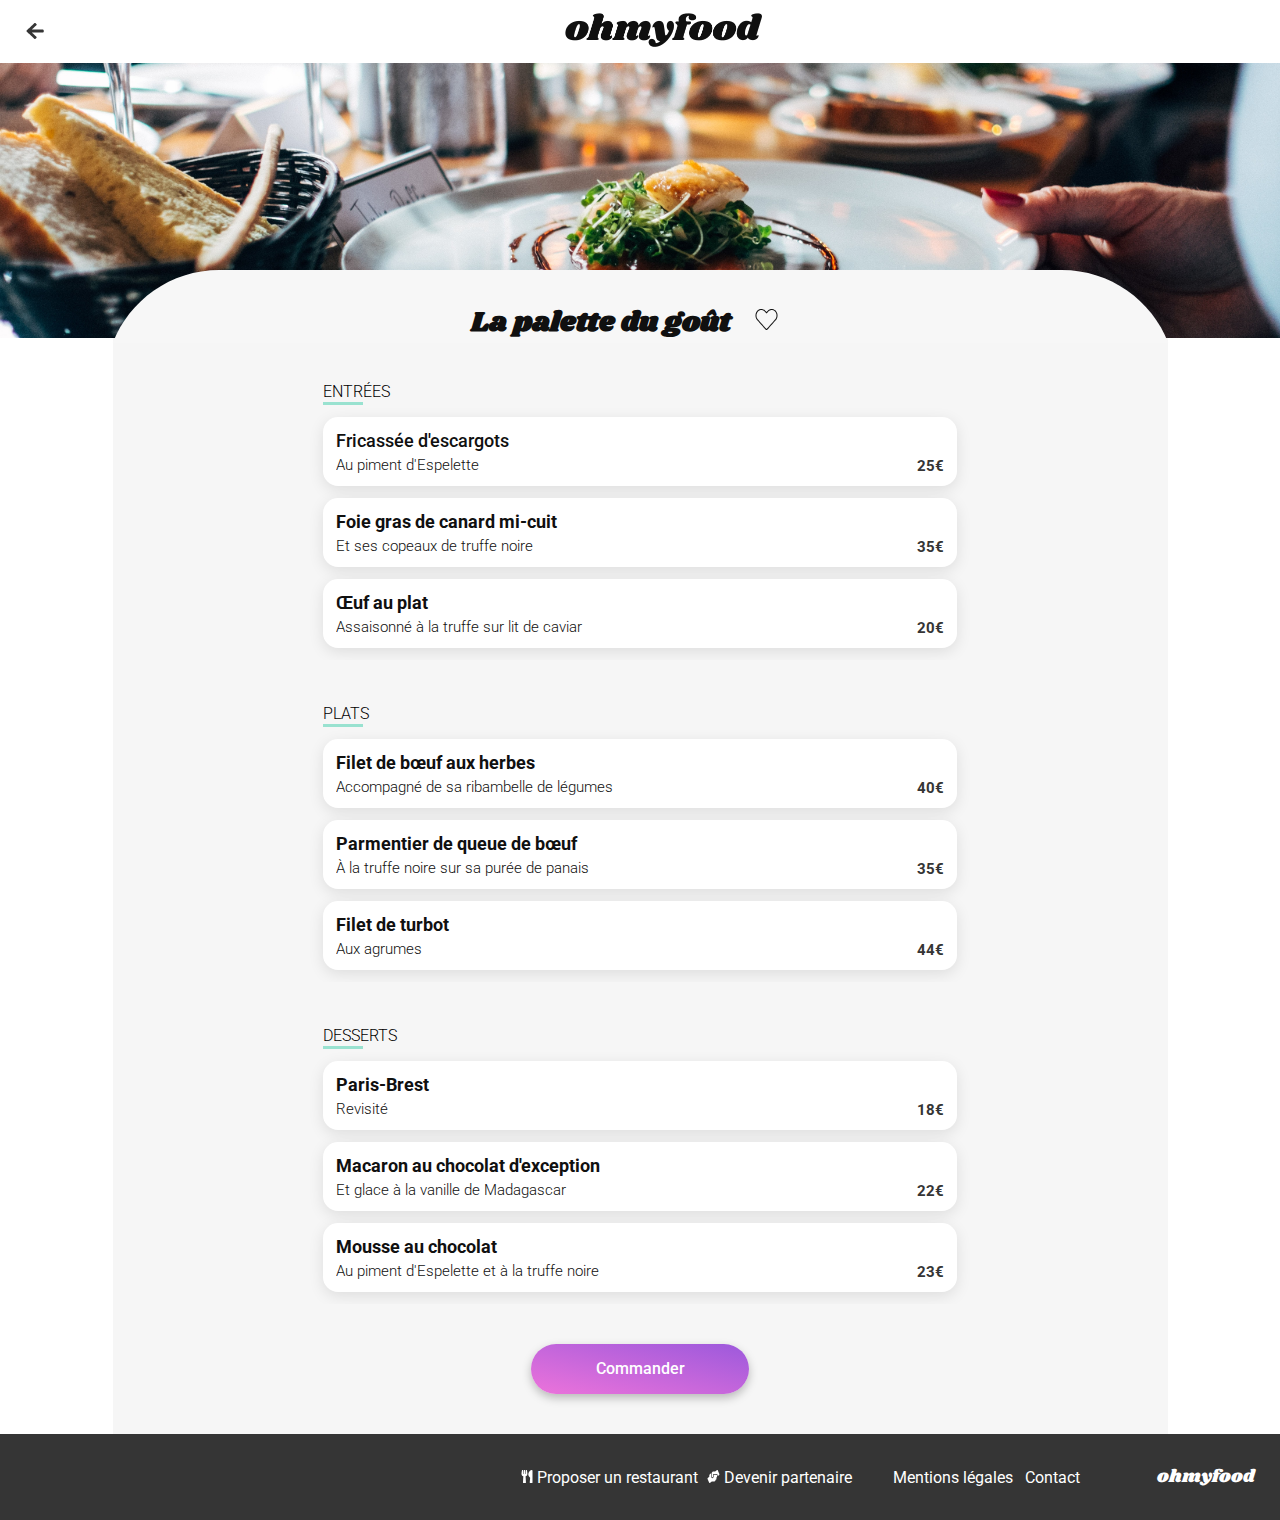
<file: la-palette-du-gout.html>
<!DOCTYPE html>
<html lang="fr">
<head>
    <meta charset="UTF-8">
    <meta name="viewport" content="width=device-width, initial-scale=1.0">
    <title>la-palette-du-gout</title>
    <link rel="stylesheet" href="./assets/css/restaurant.css">
    <link rel="preconnect" href="https://fonts.googleapis.com">
    <link href="https://fonts.googleapis.com/css2?family=Roboto:wght@300;400;500;700&family=Shrikhand&display=swap" rel="stylesheet">
    <link rel="preconnect" href="https://fonts.gstatic.com" crossorigin>
</head>
<body>
    <header class="header">
        <div class="header-goback">
            <a class="header-goback-link" href="index.html">
                <img class="goback-icon" src="./assets/images/icon/fleche.png" alt="goback_icon">
            </a>
        </div>
        <div class="header-logo">
            <h1><a class="header-logo-link" href="index.html">oh my food</a></h1>
        </div>
</header>
<main>
    <div class="banner">
        <article class="card">
            <div class="card-palette">
                <div class="card-img"></div>
                <div class="card-description">
                    <div>
                        <h2 class="card-title" >La palette du goût</h2>
                    </div>
                    <div class="like">
                        <label for="heart-1">
                            <input type="checkbox" id="heart-1">
                            <span class="icon-like"></span>
                        </label>
                    </div>
                </div>
            </div>
        </article> 
    </div>
    <div class="menu-content wrapper">           
        <!-- entrees -->
       <section class="menu">
        <div class="entrees">
            <h3 class="menu-titre">Entrées</h3>
        </div>
       
        <div class="menu-list">
            <div class="menu-list-name">             
                <h4 class="menu-list-name">Fricassée d'escargots</h4>
            </div>
            <div class="right">  
                <input type="checkbox" id="toggle-1">
                <label for="toggle-1"></label>
                <p class="menu-list-description-detail">Au piment d'Espelette</p>
                <div class="prix">25€</div>
                <div class="select-btn"><img src="./assets/images/icon/select-button.png" alt="select-button-icron"></div>
            </div>
        </div>
        <div class="menu-list">
            <div class="menu-list-name">             
                <h4>Foie gras de canard mi-cuit</h4>
            </div>
            <div class="right">  
                <input type="checkbox" id="toggle-2">
                <label for="toggle-2"></label>
                <p class="menu-list-description-detail">Et ses copeaux de truffe noire</p>
                <div class="prix">35€</div>
                <div class="select-btn"><img src="./assets/images/icon/select-button.png" alt="select-button-icron"></div>
            </div>
        </div>
        <div class="menu-list">
            <div class="menu-list-name">             
                <h4>Œuf au plat</h4>
            </div>
            <div class="right">  
                <input type="checkbox" id="toggle-3">
                <label for="toggle-3"></label>
                <p class="menu-list-description-detail">Assaisonné à la truffe sur lit de caviar</p>
                <div class="prix">20€</div>
                <div class="select-btn"><img src="./assets/images/icon/select-button.png" alt="select-button-icron"></div>
            </div>
        </div>
       </section>
           <!-- plats -->
           <section class="menu">
            <div class="entrees">
                <h3 class="menu-titre">Plats</h3>
            </div>
            <div class="menu-list">
                <div class="menu-list-name">             
                    <h4>Filet de bœuf aux herbes</h4>
                </div>
                <div class="right">  
                    <input type="checkbox" id="toggle-4">
                    <label for="toggle-4"></label>
                    <p class="menu-list-description-detail">Accompagné de sa ribambelle de légumes</p>
                    <div class="prix">40€</div>
                    <div class="select-btn"><img src="./assets/images/icon/select-button.png" alt="select-button-icron"></div>
                </div>
            </div>
            <div class="menu-list">
                <div class="menu-list-name">             
                    <h4>Parmentier de queue de bœuf</h4>
                </div>
                <div class="right">  
                    <input type="checkbox" id="toggle-5">
                    <label for="toggle-5"></label>
                    <p class="menu-list-description-detail">À la truffe noire sur sa purée de panais</p>
                    <div class="prix">35€</div>
                    <div class="select-btn"><img src="./assets/images/icon/select-button.png" alt="select-button-icron"></div>
                </div>
            </div>
            <div class="menu-list">
                <div class="menu-list-name">             
                    <h4>Filet de turbot</h4>
                </div>
                <div class="right">  
                    <input type="checkbox" id="toggle-6">
                    <label for="toggle-6"></label>
                    <p class="menu-list-description-detail">Aux agrumes</p>
                    <div class="prix">44€</div>
                    <div class="select-btn"><img src="./assets/images/icon/select-button.png" alt="select-button-icron"></div>
                </div>
            </div>
           </section>
       
           <!-- desserts -->
           <section class="menu">
            <div class="entrees">
                <h3 class="menu-titre">Desserts</h3>
            </div>
            <div class="menu-list">
                <div class="menu-list-name">             
                    <h4>Paris-Brest</h4>
                </div>
                <div class="right">  
                    <input type="checkbox" id="toggle-7">
                    <label for="toggle-7"></label>
                    <p class="menu-list-description-detail">Revisité</p>
                    <div class="prix">18€</div>
                    <div class="select-btn"><img src="./assets/images/icon/select-button.png" alt="select-button-icron"></div>
                </div>
            </div>
            <div class="menu-list">
                <div class="menu-list-name">             
                    <h4>Macaron au chocolat d'exception</h4>
                </div>
                <div class="right">  
                    <input type="checkbox" id="toggle-8">
                    <label for="toggle-8"></label>
                    <p class="menu-list-description-detail">Et glace à la vanille de Madagascar</p>
                    <div class="prix">22€</div>
                    <div class="select-btn"><img src="./assets/images/icon/select-button.png" alt="select-button-icron"></div>
                </div>
            </div>
            <div class="menu-list">
                <div class="menu-list-name">             
                    <h4>Mousse au chocolat</h4>
                </div>
                <div class="right">  
                    <input type="checkbox" id="toggle-9">
                    <label for="toggle-9"></label>
                    <p class="menu-list-description-detail">Au piment d'Espelette et à la truffe noire</p>
                    <div class="prix">23€</div>
                    <div class="select-btn"><img src="./assets/images/icon/select-button.png" alt="select-button-icron"></div>
                </div>
            </div>
           </section>
       
       
       <div class="center">
        <button class="btn" type="submit">Commander</button>
       </div>
    </div>
</main>

<!-- <div class="wrapper"> -->
<footer class="footer wrapper">
    <div class="footer-title">
        <a href="#">ohmyfood
        </a>
    </div>
    <ul>
        <li class="footer-li">
            <a href="#">
            <svg xmlns="http://www.w3.org/2000/svg" width="12" height="13" viewBox="0 0 12 13" fill="none">
            <path d="M5.99736 0.385973C6.01851 0.505308 6.42308 2.78538 6.42308 3.65628C6.42308 4.9842 5.68798 5.93127 4.6012 6.31213L4.94231 12.3576C4.96082 12.7055 4.6726 13 4.30769 13H2.61538C2.25313 13 1.96226 12.708 1.98077 12.3576L2.32188 6.31213C1.23245 5.93127 0.5 4.98166 0.5 3.65628C0.5 2.78284 0.904567 0.505308 0.925721 0.385973C1.01034 -0.129456 2.12356 -0.137073 2.19231 0.413902V3.99905C2.22668 4.08538 2.59159 4.0803 2.61538 3.99905C2.6524 3.35667 2.82428 0.464683 2.82692 0.398668C2.91418 -0.129456 4.00889 -0.129456 4.09351 0.398668C4.0988 0.467223 4.26803 3.35667 4.30505 3.99905C4.32885 4.0803 4.69639 4.08538 4.72813 3.99905V0.413902C4.79688 -0.134534 5.91274 -0.129456 5.99736 0.385973ZM9.14928 7.64005L8.75264 12.3398C8.72091 12.6953 9.01442 13 9.38462 13H10.8654C11.2171 13 11.5 12.7283 11.5 12.3906V0.60941C11.5 0.274254 11.2171 3.62896e-05 10.8654 3.62896e-05C8.68389 3.62896e-05 5.01106 4.53225 9.14928 7.64005Z" fill="white"/>
            </svg>
            <span>Proposer un restaurant</span>
            </a>
        </li>
          <li class="footer-li">
            <a href="#">
            <svg xmlns="http://www.w3.org/2000/svg" width="13" height="13" viewBox="0 0 13 13" fill="none">
                <path d="M9.58765 4.87486H6.7572V6.29686C6.7572 7.30495 6.15573 8.12514 5.41646 8.12514C4.6772 8.12514 4.07573 7.30495 4.07573 6.29686V3.2091L2.8672 4.19941C2.50781 4.49143 2.28808 5.02214 2.28808 5.59094V6.79202L0.798367 7.96516C0.51346 8.18862 0.414766 8.68632 0.580497 9.07483L2.07021 12.5943C2.23407 12.9828 2.59905 13.1148 2.88396 12.8914L4.80941 11.3754H7.35309C8.01042 11.3754 8.54485 10.6466 8.54485 9.75027H8.8428C9.17239 9.75027 9.43868 9.38716 9.43868 8.93771V7.31257H9.58765C9.83531 7.31257 10.0346 7.04087 10.0346 6.70314V5.48429C10.0346 5.14656 9.83531 4.87486 9.58765 4.87486ZM12.338 3.92517L10.8483 0.405735C10.6844 0.0172256 10.3195 -0.114817 10.0346 0.10864L8.10911 1.62459H6.20601C5.98255 1.62459 5.76468 1.71092 5.57475 1.8709L4.95093 2.40161C4.77589 2.54888 4.67161 2.81043 4.67161 3.08975V6.29686C4.67161 6.85804 5.00493 7.31257 5.41646 7.31257C5.828 7.31257 6.16132 6.85804 6.16132 6.29686V4.06229H9.58765C10.1631 4.06229 10.6304 4.69965 10.6304 5.48429V6.20798L12.1202 5.03484C12.4051 4.80884 12.5019 4.31368 12.338 3.92517Z" fill="white"/>
              </svg>
              <span>Devenir partenaire</span>
            </a>
        </li>
        <li class="footer-li">
            <a href="#">Mentions légales</a>
        </li>
        <li class="footer-li">
            <a href="mailto:zhonghaiying@orange.fr">Contact</a>
        </li>
    </ul>
</footer>

</body>
</html>
</file>
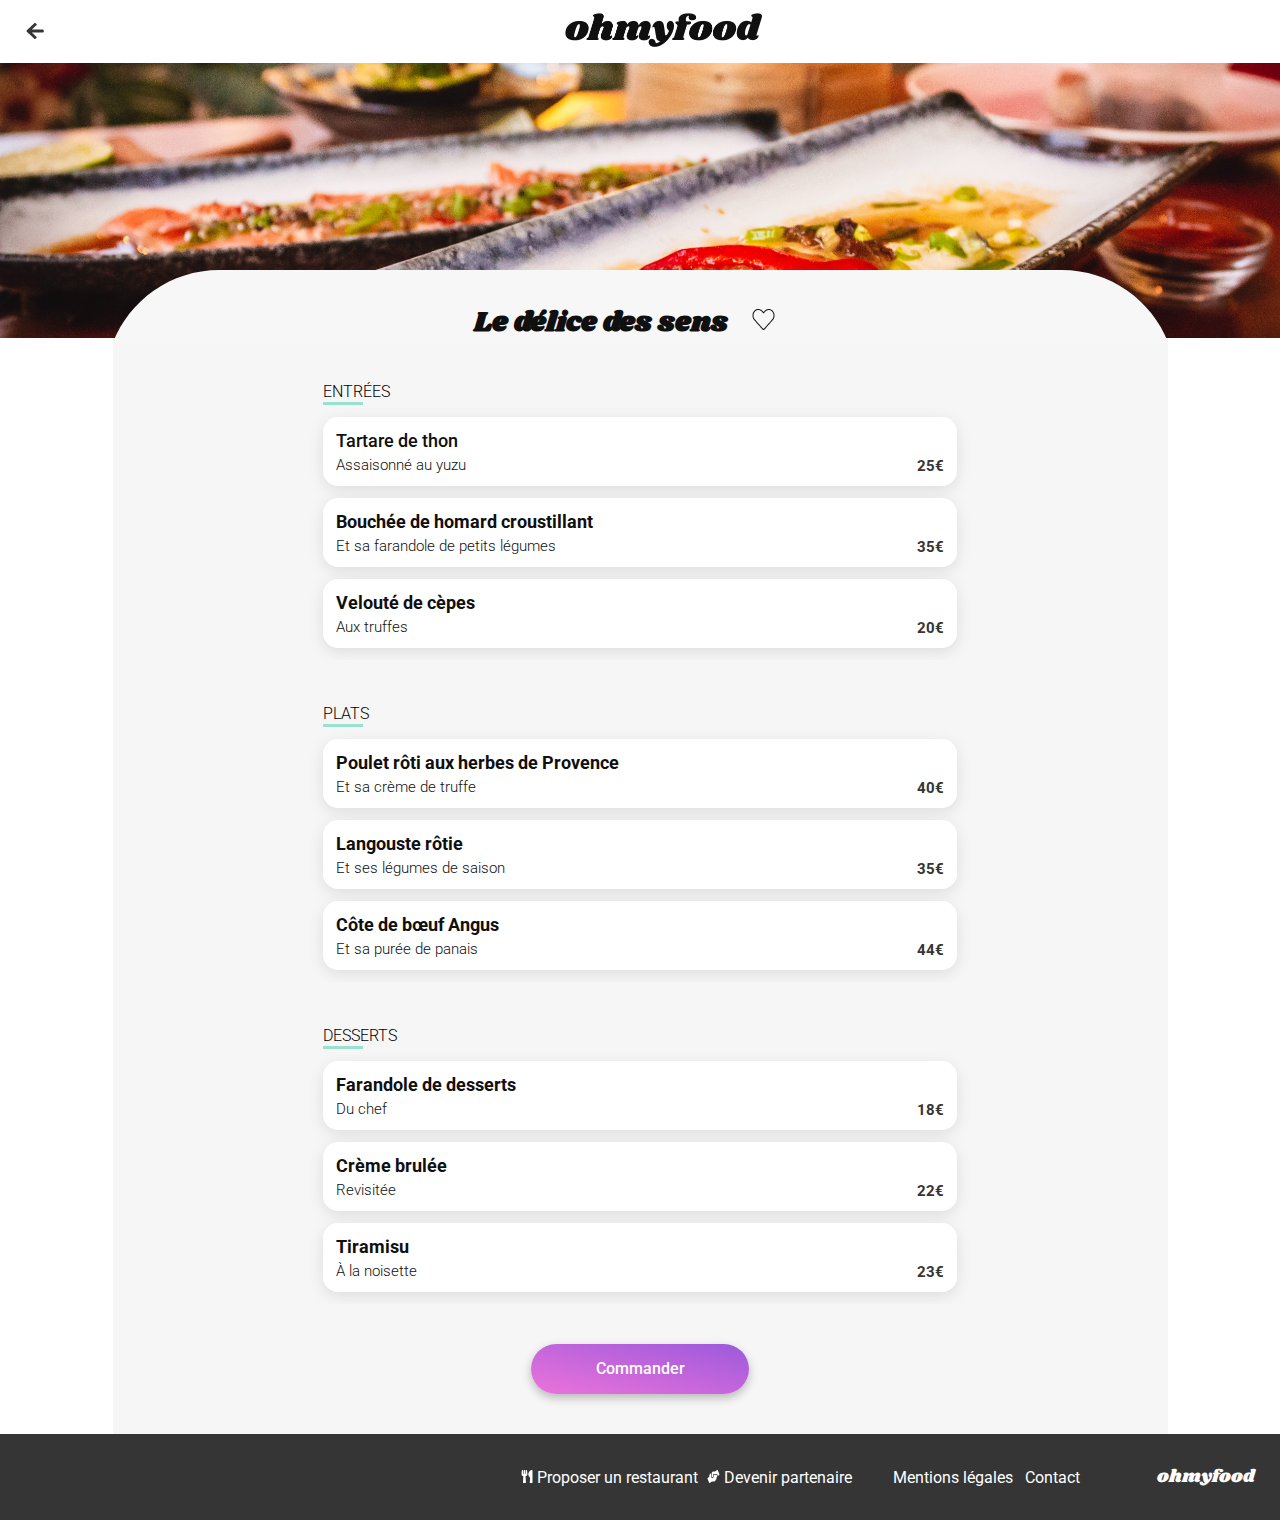
<file: le-delice-des-sens.html>
<!DOCTYPE html>
<html lang="fr">
<head>
    <meta charset="UTF-8">
    <meta name="viewport" content="width=device-width, initial-scale=1.0">
    <title>Le-delice-des-sens</title>
    <link rel="stylesheet" href="./assets/css/restaurant.css">
    <link rel="preconnect" href="https://fonts.googleapis.com">
    <link href="https://fonts.googleapis.com/css2?family=Roboto:wght@300;400;500;700&family=Shrikhand&display=swap" rel="stylesheet">
    <link rel="preconnect" href="https://fonts.gstatic.com" crossorigin>
</head>
<body>
    <header class="header">
        <div class="header-goback">
            <a class="header-goback-link" href="index.html">
                <img class="goback-icon" src="./assets/images/icon/fleche.png" alt="goback_icon">
            </a>
        </div>
        <div class="header-logo">
            <h1><a class="header-logo-link" href="index.html">oh my food</a></h1>
        </div>
</header>
<main>
    <div class="banner">
        <article class="card">
            <div class="card-delice">
                <div class="card-img"></div>
                <div class="card-description">
                    <div>
                        <h2 class="card-title" >Le délice des sens</h2>
                    </div>
                    <div class="like">
                        <label for="heart-1">
                            <input type="checkbox" id="heart-1">
                            <span class="icon-like"></span>
                        </label>
                    </div>
                </div>
            </div>
        </article> 
    </div>
    <div class="menu-content wrapper">           
        <!-- entrees -->
       <section class="menu">
        <div class="entrees">
            <h3 class="menu-titre">Entrées</h3>
        </div>
       
        <div class="menu-list">
            <div class="menu-list-name">             
                <h4 class="menu-list-name">Tartare de thon</h4>
            </div>
            <div class="right">  
                <input type="checkbox" id="toggle-1">
                <label for="toggle-1"></label>
                <p class="menu-list-description-detail">Assaisonné au yuzu</p>
                <div class="prix">25€</div>
                <div class="select-btn"><img src="./assets/images/icon/select-button.png" alt="select-button-icron"></div>
            </div>
        </div>
        <div class="menu-list">
            <div class="menu-list-name">             
                <h4>Bouchée de homard croustillant</h4>
            </div>
            <div class="right">  
                <input type="checkbox" id="toggle-2">
                <label for="toggle-2"></label>
                <p class="menu-list-description-detail">Et sa farandole de petits légumes</p>
                <div class="prix">35€</div>
                <div class="select-btn"><img src="./assets/images/icon/select-button.png" alt="select-button-icron"></div>
            </div>
        </div>
        <div class="menu-list">
            <div class="menu-list-name">             
                <h4>Velouté de cèpes</h4>
            </div>
            <div class="right">  
                <input type="checkbox" id="toggle-3">
                <label for="toggle-3"></label>
                <p class="menu-list-description-detail">Aux truffes</p>
                <div class="prix">20€</div>
                <div class="select-btn"><img src="./assets/images/icon/select-button.png" alt="select-button-icron"></div>
            </div>
        </div>
       </section>
           <!-- plats -->
           <section class="menu">
            <div class="entrees">
                <h3 class="menu-titre">Plats</h3>
            </div>
            <div class="menu-list">
                <div class="menu-list-name">             
                    <h4>Poulet rôti aux herbes de Provence</h4>
                </div>
                <div class="right">  
                    <input type="checkbox" id="toggle-4">
                    <label for="toggle-4"></label>
                    <p class="menu-list-description-detail">Et sa crème de truffe</p>
                    <div class="prix">40€</div>
                    <div class="select-btn"><img src="./assets/images/icon/select-button.png" alt="select-button-icron"></div>
                </div>
            </div>
            <div class="menu-list">
                <div class="menu-list-name">             
                    <h4>Langouste rôtie</h4>
                </div>
                <div class="right">  
                    <input type="checkbox" id="toggle-5">
                    <label for="toggle-5"></label>
                    <p class="menu-list-description-detail">Et ses légumes de saison</p>
                    <div class="prix">35€</div>
                    <div class="select-btn"><img src="./assets/images/icon/select-button.png" alt="select-button-icron"></div>
                </div>
            </div>
            <div class="menu-list">
                <div class="menu-list-name">             
                    <h4>Côte de bœuf Angus</h4>
                </div>
                <div class="right">  
                    <input type="checkbox" id="toggle-6">
                    <label for="toggle-6"></label>
                    <p class="menu-list-description-detail">Et sa purée de panais</p>
                    <div class="prix">44€</div>
                    <div class="select-btn"><img src="./assets/images/icon/select-button.png" alt="select-button-icron"></div>
                </div>
            </div>
           </section>
       
           <!-- desserts -->
           <section class="menu">
            <div class="entrees">
                <h3 class="menu-titre">Desserts</h3>
            </div>
            <div class="menu-list">
                <div class="menu-list-name">             
                    <h4>Farandole de desserts</h4>
                </div>
                <div class="right">  
                    <input type="checkbox" id="toggle-7">
                    <label for="toggle-7"></label>
                    <p class="menu-list-description-detail">Du chef</p>
                    <div class="prix">18€</div>
                    <div class="select-btn"><img src="./assets/images/icon/select-button.png" alt="select-button-icron"></div>
                </div>
            </div>
            <div class="menu-list">
                <div class="menu-list-name">             
                    <h4>Crème brulée</h4>
                </div>
                <div class="right">  
                    <input type="checkbox" id="toggle-8">
                    <label for="toggle-8"></label>
                    <p class="menu-list-description-detail">Revisitée</p>
                    <div class="prix">22€</div>
                    <div class="select-btn"><img src="./assets/images/icon/select-button.png" alt="select-button-icron"></div>
                </div>
            </div>
            <div class="menu-list">
                <div class="menu-list-name">             
                    <h4>Tiramisu</h4>
                </div>
                <div class="right">  
                    <input type="checkbox" id="toggle-9">
                    <label for="toggle-9"></label>
                    <p class="menu-list-description-detail">À la noisette</p>
                    <div class="prix">23€</div>
                    <div class="select-btn"><img src="./assets/images/icon/select-button.png" alt="select-button-icron"></div>
                </div>
            </div>
           </section>
       
       
       <div class="center">
        <button class="btn" type="submit">Commander</button>
       </div>
    </div>
</main>

<!-- <div class="wrapper"> -->
<footer class="footer wrapper">
    <div class="footer-title">
        <a href="#">ohmyfood
        </a>
    </div>
    <ul>
        <li class="footer-li">
            <a href="#">
            <svg xmlns="http://www.w3.org/2000/svg" width="12" height="13" viewBox="0 0 12 13" fill="none">
            <path d="M5.99736 0.385973C6.01851 0.505308 6.42308 2.78538 6.42308 3.65628C6.42308 4.9842 5.68798 5.93127 4.6012 6.31213L4.94231 12.3576C4.96082 12.7055 4.6726 13 4.30769 13H2.61538C2.25313 13 1.96226 12.708 1.98077 12.3576L2.32188 6.31213C1.23245 5.93127 0.5 4.98166 0.5 3.65628C0.5 2.78284 0.904567 0.505308 0.925721 0.385973C1.01034 -0.129456 2.12356 -0.137073 2.19231 0.413902V3.99905C2.22668 4.08538 2.59159 4.0803 2.61538 3.99905C2.6524 3.35667 2.82428 0.464683 2.82692 0.398668C2.91418 -0.129456 4.00889 -0.129456 4.09351 0.398668C4.0988 0.467223 4.26803 3.35667 4.30505 3.99905C4.32885 4.0803 4.69639 4.08538 4.72813 3.99905V0.413902C4.79688 -0.134534 5.91274 -0.129456 5.99736 0.385973ZM9.14928 7.64005L8.75264 12.3398C8.72091 12.6953 9.01442 13 9.38462 13H10.8654C11.2171 13 11.5 12.7283 11.5 12.3906V0.60941C11.5 0.274254 11.2171 3.62896e-05 10.8654 3.62896e-05C8.68389 3.62896e-05 5.01106 4.53225 9.14928 7.64005Z" fill="white"/>
            </svg>
            <span>Proposer un restaurant</span>
            </a>
        </li>
          <li class="footer-li">
            <a href="#">
            <svg xmlns="http://www.w3.org/2000/svg" width="13" height="13" viewBox="0 0 13 13" fill="none">
                <path d="M9.58765 4.87486H6.7572V6.29686C6.7572 7.30495 6.15573 8.12514 5.41646 8.12514C4.6772 8.12514 4.07573 7.30495 4.07573 6.29686V3.2091L2.8672 4.19941C2.50781 4.49143 2.28808 5.02214 2.28808 5.59094V6.79202L0.798367 7.96516C0.51346 8.18862 0.414766 8.68632 0.580497 9.07483L2.07021 12.5943C2.23407 12.9828 2.59905 13.1148 2.88396 12.8914L4.80941 11.3754H7.35309C8.01042 11.3754 8.54485 10.6466 8.54485 9.75027H8.8428C9.17239 9.75027 9.43868 9.38716 9.43868 8.93771V7.31257H9.58765C9.83531 7.31257 10.0346 7.04087 10.0346 6.70314V5.48429C10.0346 5.14656 9.83531 4.87486 9.58765 4.87486ZM12.338 3.92517L10.8483 0.405735C10.6844 0.0172256 10.3195 -0.114817 10.0346 0.10864L8.10911 1.62459H6.20601C5.98255 1.62459 5.76468 1.71092 5.57475 1.8709L4.95093 2.40161C4.77589 2.54888 4.67161 2.81043 4.67161 3.08975V6.29686C4.67161 6.85804 5.00493 7.31257 5.41646 7.31257C5.828 7.31257 6.16132 6.85804 6.16132 6.29686V4.06229H9.58765C10.1631 4.06229 10.6304 4.69965 10.6304 5.48429V6.20798L12.1202 5.03484C12.4051 4.80884 12.5019 4.31368 12.338 3.92517Z" fill="white"/>
              </svg>
              <span>Devenir partenaire</span>
            </a>
        </li>
        <li class="footer-li">
            <a href="#">Mentions légales</a>
        </li>
        <li class="footer-li">
            <a href="mailto:zhonghaiying@orange.fr">Contact</a>
        </li>
    </ul>
</footer>

</body>
</html>
</file>
<file: assets/css/style.css>
* {
  margin: 0;
  padding: 0;
  box-sizing: border-box;
}

li {
  list-style: none;
}

a {
  text-decoration: none;
}

h2 {
  font-size: 1.5rem;
}

:root {
  --grey: #353535;
  --grey-2: #EAEAEA;
  --green-font: #008766;
  --black: #101010;
  --white: #fff;
  --background-color: #F6F6F6;
  --secondaire: #FF79DA;
  --tertiaire:#99E2D0;
  --primaire:#9356DC;
}

.wrapper {
  margin: 0 auto;
}

body {
  font-family: "Roboto", sans-serif;
  color: var(--black);
  margin: 0 auto;
  width: 23.4375rem;
  background-color: #000;
}
@media (min-width: 23.4375rem) {
  body {
    width: 100%;
  }
}
@media (min-width: 90rem) {
  body {
    width: 90rem;
  }
}

main {
  background-color: #fff;
}

.header {
  display: flex;
  align-items: center;
  height: 63px;
  background-color: var(--white);
  padding-bottom: 0.03125rem;
  box-shadow: 0px 2px 4px 0px rgba(0, 0, 0, 0.15);
}
@media (min-width: 90rem) {
  .header {
    width: 90rem;
    height: 6rem;
  }
}
.header-goback {
  height: 63px;
  background-color: var(--white);
}
.header-goback .header-goback-link {
  display: inline-block;
  width: 30px;
  height: 30px;
  padding: 9px;
  margin-left: 17px;
  margin-top: 14px;
}

.header-logo {
  margin: 0 auto;
}
.header-logo-link {
  display: block;
  width: 197px;
  height: 36px;
  background-image: url(../../assets/images/logo/ohmyfood.png);
  background-size: contain;
  background-repeat: no-repeat;
  font-size: 0px;
}

.footer {
  padding: 1.375rem 1.5625rem;
  background-color: var(--grey);
}
@media (min-width: 60rem) {
  .footer {
    display: flex;
    flex-direction: row-reverse;
    align-content: end;
    width: 100%;
    align-items: flex-end;
    padding: 1.88rem 1.56rem;
  }
}
.footer-title {
  font-family: "Shrikhand", serif;
  font-weight: 400;
  font-size: 1.125rem;
  margin-bottom: 0.5rem;
}
@media (min-width: 48rem) {
  .footer-title {
    margin-bottom: 0;
  }
}
.footer-li {
  width: 11.5rem;
  font-size: 1rem;
  line-height: 1.5rem;
  margin-right: 0.12rem;
}
.footer-li:nth-child(3), .footer-li:nth-child(4) {
  width: 8.125rem;
}
.footer-title a, .footer-li a {
  color: var(--white);
}
@media (min-width: 48rem) {
  .footer ul {
    display: flex;
    flex-direction: row;
    justify-content: end;
    flex: 1;
  }
}

.center {
  text-align: center;
}

.btn {
  width: 13.625rem;
  height: 3.125rem;
  font-family: Roboto;
  font-size: 1rem;
  font-weight: 500;
  text-align: center;
  line-height: 3.125rem;
  color: var(--white);
  background: linear-gradient(193deg, var(--primaire) -11.44%, var(--secondaire) 123.93%);
  border: none;
  border-radius: 1.5625rem;
  box-shadow: 0px 4px 10px 0px rgba(0, 0, 0, 0.25);
  position: relative;
  z-index: 1;
}
.btn:hover::after {
  opacity: 1;
}
.btn::after {
  content: "";
  position: absolute;
  top: 0;
  right: 0;
  bottom: 0;
  left: 0;
  background: linear-gradient(0deg, rgba(255, 255, 255, 0.15) 0%, rgba(255, 255, 255, 0.15) 100%);
  border-radius: 1.5625rem;
  box-shadow: 0px 4px 15px 0px rgba(0, 0, 0, 0.35);
  opacity: 0;
  z-index: -1;
  transition: opacity 250ms;
}

.like #heart-1 {
  display: none;
}
.like #heart-2 {
  display: none;
}
.like #heart-3 {
  display: none;
}
.like #heart-4 {
  display: none;
}
.like label {
  display: inline-block;
  width: 1.46rem;
  height: 1.3125rem;
  position: absolute;
  bottom: 2rem;
  right: 1.75rem;
  cursor: pointer;
}
.like .icon-like {
  display: block;
  position: absolute;
  width: 1.46rem;
  height: 1.3125rem;
  z-index: 100;
  background: url(../../assets/images/icon/like.png) no-repeat;
}
.like .icon-like:after {
  content: "";
  position: absolute;
  top: 0;
  bottom: 0;
  left: 0;
  right: 0;
  opacity: 0;
}
.like .icon-like:after {
  background: url(../../assets/images/icon/like-color.png) no-repeat;
  transition: opacity 0.5s ease-in-out;
  z-index: 5;
}
@media (min-width: 60rem) {
  .like .icon-like:hover:after {
    opacity: 1;
  }
}

#heart-1:checked ~ .icon-like:after {
  opacity: 1;
}

#heart-2:checked ~ .icon-like:after {
  opacity: 1;
}

#heart-3:checked ~ .icon-like:after {
  opacity: 1;
}

#heart-4:checked ~ .icon-like:after {
  opacity: 1;
}

.card {
  position: relative;
}
.card-img {
  background-size: cover;
  background-position: center;
}
.card .card-palette .card-img {
  background-image: url(../../assets/images/restaurants/jay-wennington-N_Y88TWmGwA-unsplash.jpg);
}
.card .card-enchantee .card-img {
  background-image: url(../../assets/images/restaurants/stil-u2Lp8tXIcjw-unsplash.jpg);
}
.card .card-francaise .card-img {
  background-image: url(../../assets/images/restaurants/toa-heftiba-DQKerTsQwi0-unsplash.jpg);
}
.card .card-delice .card-img {
  background-image: url(../../assets/images/restaurants/louis-hansel-shotsoflouis-qNBGVyOCY8Q-unsplash.jpg);
}

.loader {
  font-family: "Shrikhand";
  font-size: 12px;
  color: var(--primaire);
  width: 100%;
  height: 100%;
  position: fixed;
  top: 0;
  left: 0;
  background-color: var(--background-color);
  opacity: 0.8;
  z-index: 20;
  animation: fade_out 200ms 2s forwards;
  transform-origin: top;
}

.loader_, .loader_anime, .loader_logo {
  position: absolute;
}

.loader_ {
  top: 50%;
  left: 50%;
}

.loader_logo, .loader_anime {
  top: 0;
  left: 0;
  border-radius: 50%;
}

.loader_logo {
  width: 200px;
  height: 200px;
  margin-left: -100px;
  margin-top: -100px;
  background-color: rgba(255, 255, 255, 0.05);
  text-align: center;
  vertical-align: middle;
  line-height: 200px;
}

.loader_anime {
  width: 100px;
  height: 100px;
  margin-left: -50px;
  margin-top: -50px;
  border-top: 3px solid var(--primaire);
  animation: spin 200ms linear 10;
}

@keyframes spin {
  0% {
    transform: rotate(0deg);
  }
  100% {
    transform: rotate(360deg);
  }
}
@keyframes fade_out {
  0% {
    transform: scale(1);
  }
  100% {
    transform: scale(0);
  }
}
@media (min-width: 48rem) {
  .goback-icon {
    visibility: hidden;
  }
}

.location {
  height: 3.125rem;
  background-color: var(--grey-2);
  line-height: 3.125rem;
  font-weight: 700;
  text-align: center;
}
.location img {
  width: 0.75rem;
  height: 1rem;
  margin-left: 1.06rem;
}

.bag-nouveau {
  width: 5rem;
  height: 1.8125rem;
  border-radius: 0.125rem;
  background: var(--tertiaire, #99E2D0);
  box-shadow: 0px 2px 4px 0px rgba(0, 0, 0, 0.15);
  color: var(--green-font, #008766);
  font-family: Roboto;
  font-size: 0.875rem;
  font-weight: 500;
  line-height: 1.8125rem;
  text-align: center;
}

.intro {
  width: 100%;
  height: 17.97rem;
  background-color: #F6F6F6;
}
@media (min-width: 900px) {
  .intro {
    height: 14.94rem;
  }
}
.intro-titre {
  font-size: 1.5rem;
  font-weight: 700;
  text-align: center;
  margin: 0 auto;
  padding: 1.5rem 0;
  white-space: pre-wrap;
}
@media (min-width: 900px) {
  .intro-titre {
    font-size: 2.5rem;
    white-space: nowrap;
    width: 100%;
    padding: 1.88rem 0;
  }
}
.intro-paragraphe {
  font-size: 1.125rem;
  font-weight: 300;
  text-align: center;
}
.intro .btn {
  margin: 1.68rem auto 3.56rem;
}
@media (min-width: 900px) {
  .intro .btn {
    margin-bottom: 1.88rem;
  }
}

.section-fonctionnnement {
  width: 1500px;
  height: 27.5rem;
  margin: 0 1.25rem;
  background-color: var(--green-font);
}
.section-fonctionnnement-h2 {
  margin: 3rem 1.25rem;
}
@media (min-width: 60rem) {
  .section-fonctionnnement-h2 {
    margin: 3.12rem 11.25rem;
  }
}

@media (min-width: 1137px) {
  .fonctionnement {
    margin: 3.12rem 11.25rem;
    display: flex;
    flex-direction: row;
    justify-content: space-between;
  }
}
.fonctionnement-btnnav {
  position: relative;
  margin: 1.56rem auto;
  text-align: center;
  padding-top: 1.53rem;
  width: 20.15538rem;
  height: 4.52369rem;
  border-radius: 1.25rem;
  background: var(--Background, #F6F6F6);
  /* Shadow/Instructions */
  box-shadow: 0px 4px 15px 0px rgba(0, 0, 0, 0.15);
}
.fonctionnement-span {
  margin-left: 1.69rem;
  font-size: 1rem;
  font-weight: 500;
}

.numbre {
  position: absolute;
  top: 1.68rem;
  left: -14px;
  padding-top: 0.1rem;
  height: 1.5rem;
  width: 1.5rem;
  text-align: center;
  border-radius: 50%;
  background-color: var(--primaire);
}
.numbre i {
  font-size: 0.88638rem;
  font-weight: 500;
  font-style: normal;
  color: #fff;
}

.restaurant {
  background-color: var(--background-color);
  margin-top: 4.25rem;
  padding: 3.38rem 1.13rem 4.25rem;
}
@media (min-width: 1024px) {
  .restaurant {
    padding: 1.88rem 11.25rem;
  }
}

.section-restaurant {
  display: flex;
  flex-direction: column;
  justify-content: center;
}
@media (min-width: 48rem) {
  .section-restaurant {
    flex-direction: row;
    justify-content: space-between;
    gap: 6.25rem;
  }
}

@media (min-width: 48rem) {
  .card-1, .card-2 {
    margin-bottom: 2rem;
  }
}

.card {
  flex: 1 1 15.6875rem;
  border-radius: 0.9375rem;
  background: #FFF;
  margin-top: 1.12rem;
}
.card-img {
  height: 10.6875rem;
  border-radius: 0.9375rem 0.9375rem 0 0;
}
.card-title {
  font-size: 1.125rem;
  font-weight: 700;
  color: var(--black);
  padding: 1rem 0 0 0.81rem;
}
.card-paragraph {
  font-size: 1.0625rem;
  font-weight: 300;
  color: var(--black);
  padding: 0.31rem 0 0.75rem 0.81rem;
}
.card .new {
  position: absolute;
  top: 0.6225rem;
  right: 0.94rem;
}

/*# sourceMappingURL=style.css.map */
</file>
<file: assets/css/restaurant.css>
* {
  margin: 0;
  padding: 0;
  box-sizing: border-box;
}

li {
  list-style: none;
}

a {
  text-decoration: none;
}

h2 {
  font-size: 1.5rem;
}

:root {
  --grey: #353535;
  --grey-2: #EAEAEA;
  --green-font: #008766;
  --black: #101010;
  --white: #fff;
  --background-color: #F6F6F6;
  --secondaire: #FF79DA;
  --tertiaire:#99E2D0;
  --primaire:#9356DC;
}

.wrapper {
  margin: 0 auto;
}

body {
  font-family: "Roboto", sans-serif;
  color: var(--black);
  margin: 0 auto;
  width: 23.4375rem;
  background-color: #000;
}
@media (min-width: 23.4375rem) {
  body {
    width: 100%;
  }
}
@media (min-width: 90rem) {
  body {
    width: 90rem;
  }
}

main {
  background-color: #fff;
}

.header {
  display: flex;
  align-items: center;
  height: 63px;
  background-color: var(--white);
  padding-bottom: 0.03125rem;
  box-shadow: 0px 2px 4px 0px rgba(0, 0, 0, 0.15);
}
@media (min-width: 90rem) {
  .header {
    width: 90rem;
    height: 6rem;
  }
}
.header-goback {
  height: 63px;
  background-color: var(--white);
}
.header-goback .header-goback-link {
  display: inline-block;
  width: 30px;
  height: 30px;
  padding: 9px;
  margin-left: 17px;
  margin-top: 14px;
}

.header-logo {
  margin: 0 auto;
}
.header-logo-link {
  display: block;
  width: 197px;
  height: 36px;
  background-image: url(../../assets/images/logo/ohmyfood.png);
  background-size: contain;
  background-repeat: no-repeat;
  font-size: 0px;
}

.footer {
  padding: 1.375rem 1.5625rem;
  background-color: var(--grey);
}
@media (min-width: 60rem) {
  .footer {
    display: flex;
    flex-direction: row-reverse;
    align-content: end;
    width: 100%;
    align-items: flex-end;
    padding: 1.88rem 1.56rem;
  }
}
.footer-title {
  font-family: "Shrikhand", serif;
  font-weight: 400;
  font-size: 1.125rem;
  margin-bottom: 0.5rem;
}
@media (min-width: 48rem) {
  .footer-title {
    margin-bottom: 0;
  }
}
.footer-li {
  width: 11.5rem;
  font-size: 1rem;
  line-height: 1.5rem;
  margin-right: 0.12rem;
}
.footer-li:nth-child(3), .footer-li:nth-child(4) {
  width: 8.125rem;
}
.footer-title a, .footer-li a {
  color: var(--white);
}
@media (min-width: 48rem) {
  .footer ul {
    display: flex;
    flex-direction: row;
    justify-content: end;
    flex: 1;
  }
}

.center {
  text-align: center;
}

.btn {
  width: 13.625rem;
  height: 3.125rem;
  font-family: Roboto;
  font-size: 1rem;
  font-weight: 500;
  text-align: center;
  line-height: 3.125rem;
  color: var(--white);
  background: linear-gradient(193deg, var(--primaire) -11.44%, var(--secondaire) 123.93%);
  border: none;
  border-radius: 1.5625rem;
  box-shadow: 0px 4px 10px 0px rgba(0, 0, 0, 0.25);
  position: relative;
  z-index: 1;
}
.btn:hover::after {
  opacity: 1;
}
.btn::after {
  content: "";
  position: absolute;
  top: 0;
  right: 0;
  bottom: 0;
  left: 0;
  background: linear-gradient(0deg, rgba(255, 255, 255, 0.15) 0%, rgba(255, 255, 255, 0.15) 100%);
  border-radius: 1.5625rem;
  box-shadow: 0px 4px 15px 0px rgba(0, 0, 0, 0.35);
  opacity: 0;
  z-index: -1;
  transition: opacity 250ms;
}

.like #heart-1 {
  display: none;
}
.like #heart-2 {
  display: none;
}
.like #heart-3 {
  display: none;
}
.like #heart-4 {
  display: none;
}
.like label {
  display: inline-block;
  width: 1.46rem;
  height: 1.3125rem;
  position: absolute;
  bottom: 2rem;
  right: 1.75rem;
  cursor: pointer;
}
.like .icon-like {
  display: block;
  position: absolute;
  width: 1.46rem;
  height: 1.3125rem;
  z-index: 100;
  background: url(../../assets/images/icon/like.png) no-repeat;
}
.like .icon-like:after {
  content: "";
  position: absolute;
  top: 0;
  bottom: 0;
  left: 0;
  right: 0;
  opacity: 0;
}
.like .icon-like:after {
  background: url(../../assets/images/icon/like-color.png) no-repeat;
  transition: opacity 0.5s ease-in-out;
  z-index: 5;
}
@media (min-width: 60rem) {
  .like .icon-like:hover:after {
    opacity: 1;
  }
}

#heart-1:checked ~ .icon-like:after {
  opacity: 1;
}

#heart-2:checked ~ .icon-like:after {
  opacity: 1;
}

#heart-3:checked ~ .icon-like:after {
  opacity: 1;
}

#heart-4:checked ~ .icon-like:after {
  opacity: 1;
}

.card {
  position: relative;
}
.card-img {
  background-size: cover;
  background-position: center;
}
.card .card-palette .card-img {
  background-image: url(../../assets/images/restaurants/jay-wennington-N_Y88TWmGwA-unsplash.jpg);
}
.card .card-enchantee .card-img {
  background-image: url(../../assets/images/restaurants/stil-u2Lp8tXIcjw-unsplash.jpg);
}
.card .card-francaise .card-img {
  background-image: url(../../assets/images/restaurants/toa-heftiba-DQKerTsQwi0-unsplash.jpg);
}
.card .card-delice .card-img {
  background-image: url(../../assets/images/restaurants/louis-hansel-shotsoflouis-qNBGVyOCY8Q-unsplash.jpg);
}

main {
  background-color: var(--background-color);
}
@media (min-width: 60rem) {
  main {
    background-color: #fff;
  }
}

.card {
  margin-top: 0px;
}
.card-img {
  border-radius: 0px;
  width: 100%;
  height: 17.1875rem;
}
.card-title {
  padding: 2rem 0 0 1.061rem;
  font-family: Shrikhand;
  font-size: 1.75rem;
}
.card .card-description {
  display: flex;
  justify-content: space-between;
  position: absolute;
  bottom: -0.3rem;
  width: 100%;
  color: var(--black);
  background-image: url(../../assets/images/icon/card-description.svg);
  background-size: cover;
}
@media (min-width: 700px) {
  .card .card-description {
    justify-content: center;
  }
}
@media (min-width: 60rem) {
  .card .card-description {
    width: 66.9375rem;
    left: 0;
    right: 0;
    margin: auto;
  }
}
.card .like label {
  position: static;
  width: 4.46rem;
}

.new {
  display: none;
}

.like {
  margin-top: 2.44rem;
}
@media (min-width: 400px) {
  .like {
    margin-left: 1.5rem;
  }
}

.menu-content {
  overflow: hidden;
}
@keyframes defiler {
  0% {
    max-height: 0;
  }
  100% {
    max-height: 1150px;
  }
}
@media (min-width: 60rem) {
  .menu-content {
    width: 65.9375rem;
    background-color: var(--background-color);
    overflow: hidden;
  }
}

.menu {
  background-color: var(--background-color);
  overflow: hidden;
}
.menu:first-child {
  overflow: hidden;
  animation: defiler 1s 1s ease-in-out both;
}
.menu:nth-child(2) {
  overflow: hidden;
  animation: defiler 1s 2s ease-in-out both;
}
.menu:nth-child(3) {
  overflow: hidden;
  animation: defiler 1s 3s ease-in-out both;
}
.menu .entrees {
  width: 21.8125rem;
}
@media (min-width: 700px) {
  .menu .entrees {
    width: 39.625rem;
  }
}
.menu > div {
  margin: 0.75rem auto;
}
.menu-titre {
  margin-top: 2.5rem;
  color: black;
  font-size: 1rem;
  font-weight: 300;
  text-transform: uppercase;
  background-color: var(--background-color);
  line-height: 1.6875rem;
  background-image: url(../../assets/images/icon/Line\ 2.png);
  background-repeat: no-repeat;
  background-position: 0 100%;
}

.menu-list {
  position: relative;
  overflow: hidden;
  margin: 0 auto;
  width: 21.8125rem;
  height: 4.3125rem;
  padding: 0.8rem;
  border-radius: 0.94019rem;
  background: var(--white);
  box-shadow: 0px 4.011px 15.043px 0px rgba(0, 0, 0, 0.1);
}
@media (min-width: 700px) {
  .menu-list {
    width: 39.625rem;
  }
}
.menu-list .select-btn {
  position: absolute;
  display: block;
  border: none;
  outline: none;
  transition: all 400ms ease-in-out;
  right: -60px;
  top: 0.4px;
}
.menu-list .prix {
  display: block;
  position: absolute;
  right: 0.8rem;
  top: 2.5rem;
  width: 1.6875rem;
  height: 1.125em;
  font-size: 0.94019rem;
  font-weight: 700;
  color: #353535;
  transition: all 400ms ease-in-out;
}
.menu-list .menu-list-description-detail {
  font-size: 0.94019rem;
  height: 1.1875rem;
  margin-top: 0.31rem;
  font-weight: 300;
  position: absolute;
  left: 0.8rem;
  top: 2.1rem;
  right: 0;
  overflow: hidden;
  white-space: nowrap;
  text-overflow: ellipsis;
}

#toggle-1 {
  display: none;
}

#toggle-2 {
  display: none;
}

#toggle-3 {
  display: none;
}

#toggle-4 {
  display: none;
}

#toggle-5 {
  display: none;
}

#toggle-6 {
  display: none;
}

#toggle-7 {
  display: none;
}

#toggle-8 {
  display: none;
}

#toggle-9 {
  display: none;
}

#toggle-10 {
  display: none;
}

@media (max-width: 700px) {
  .menu-list label {
    display: block;
    position: absolute;
    top: 0;
    bottom: 0;
    left: 0;
    right: 0;
    width: 21.8125rem;
    height: 4.3125rem;
    opacity: 0;
    z-index: 3;
  }
  #toggle-1:checked ~ .prix {
    transform: translate(-60px);
  }
  #toggle-2:checked ~ .prix {
    transform: translate(-60px);
  }
  #toggle-3:checked ~ .prix {
    transform: translate(-60px);
  }
  #toggle-4:checked ~ .prix {
    transform: translate(-60px);
  }
  #toggle-5:checked ~ .prix {
    transform: translate(-60px);
  }
  #toggle-6:checked ~ .prix {
    transform: translate(-60px);
  }
  #toggle-7:checked ~ .prix {
    transform: translate(-60px);
  }
  #toggle-8:checked ~ .prix {
    transform: translate(-60px);
  }
  #toggle-9:checked ~ .prix {
    transform: translate(-60px);
  }
  #toggle-10:checked ~ .prix {
    transform: translate(-60px);
  }
  #toggle-1:checked ~ .select-btn {
    transform: translate(-60px);
  }
  #toggle-2:checked ~ .select-btn {
    transform: translate(-60px);
  }
  #toggle-3:checked ~ .select-btn {
    transform: translate(-60px);
  }
  #toggle-4:checked ~ .select-btn {
    transform: translate(-60px);
  }
  #toggle-5:checked ~ .select-btn {
    transform: translate(-60px);
  }
  #toggle-6:checked ~ .select-btn {
    transform: translate(-60px);
  }
  #toggle-7:checked ~ .select-btn {
    transform: translate(-60px);
  }
  #toggle-8:checked ~ .select-btn {
    transform: translate(-60px);
  }
  #toggle-9:checked ~ .select-btn {
    transform: translate(-60px);
  }
  #toggle-10:checked ~ .select-btn {
    transform: translate(-60px);
  }
  #toggle-1:checked ~ .menu-list-description-detail {
    right: 120px;
  }
  #toggle-2:checked ~ .menu-list-description-detail {
    right: 120px;
  }
  #toggle-3:checked ~ .menu-list-description-detail {
    right: 120px;
  }
  #toggle-4:checked ~ .menu-list-description-detail {
    right: 120px;
  }
  #toggle-5:checked ~ .menu-list-description-detail {
    right: 120px;
  }
  #toggle-6:checked ~ .menu-list-description-detail {
    right: 120px;
  }
  #toggle-7:checked ~ .menu-list-description-detail {
    right: 120px;
  }
  #toggle-8:checked ~ .menu-list-description-detail {
    right: 120px;
  }
  #toggle-9:checked ~ .menu-list-description-detail {
    right: 120px;
  }
  #toggle-10:checked ~ .menu-list-description-detail {
    right: 120px;
  }
}
@media (min-width: 700px) {
  .menu-list label {
    z-index: -1;
  }
  .menu-list:hover .prix {
    transform: translateX(-220%);
  }
  .menu-list:hover .select-btn {
    transform: translateX(-100%);
  }
}
.menu-list-name {
  height: 1.3125rem;
  font-size: 1.125rem;
  font-weight: 500;
  overflow: hidden;
  text-overflow: ellipsis;
  white-space: nowrap;
}

.btn {
  margin-top: 2.5rem;
  margin-bottom: 2.5rem;
  flex: 0;
}

/*# sourceMappingURL=restaurant.css.map */
</file>
